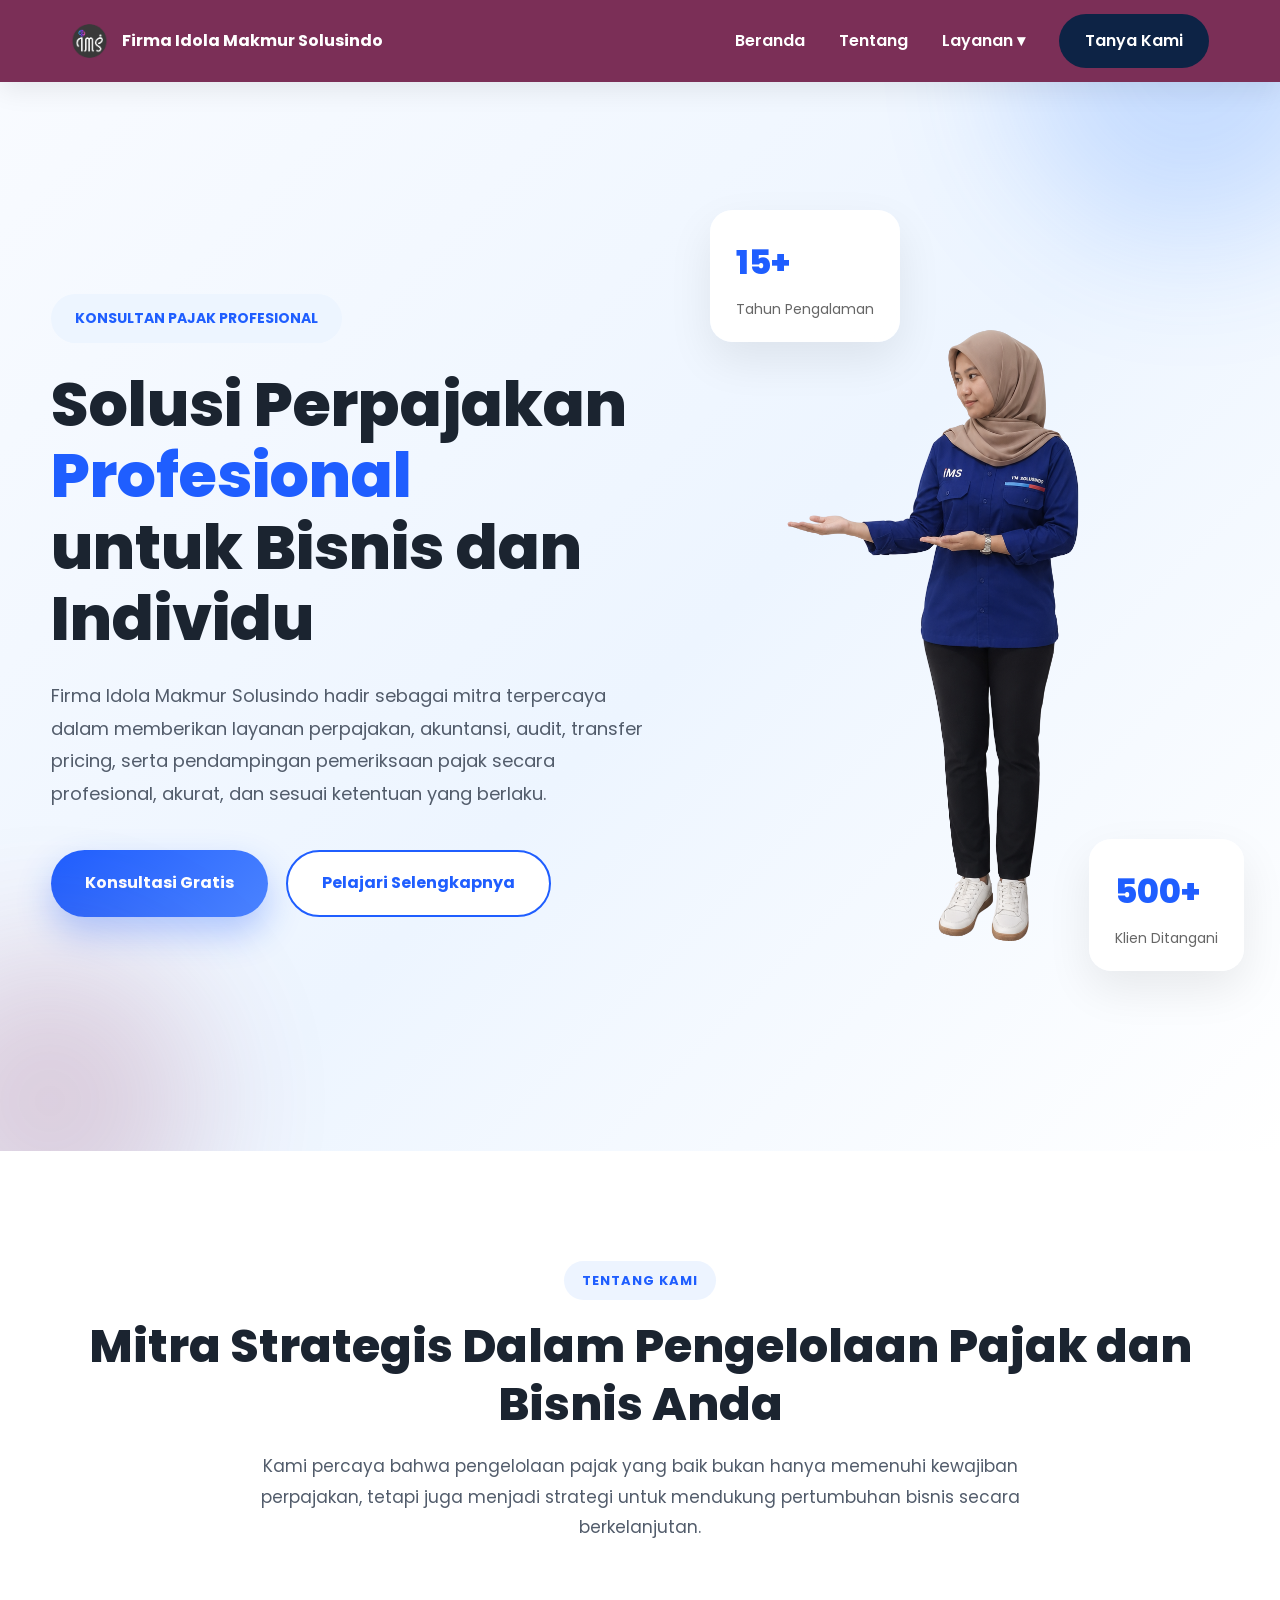
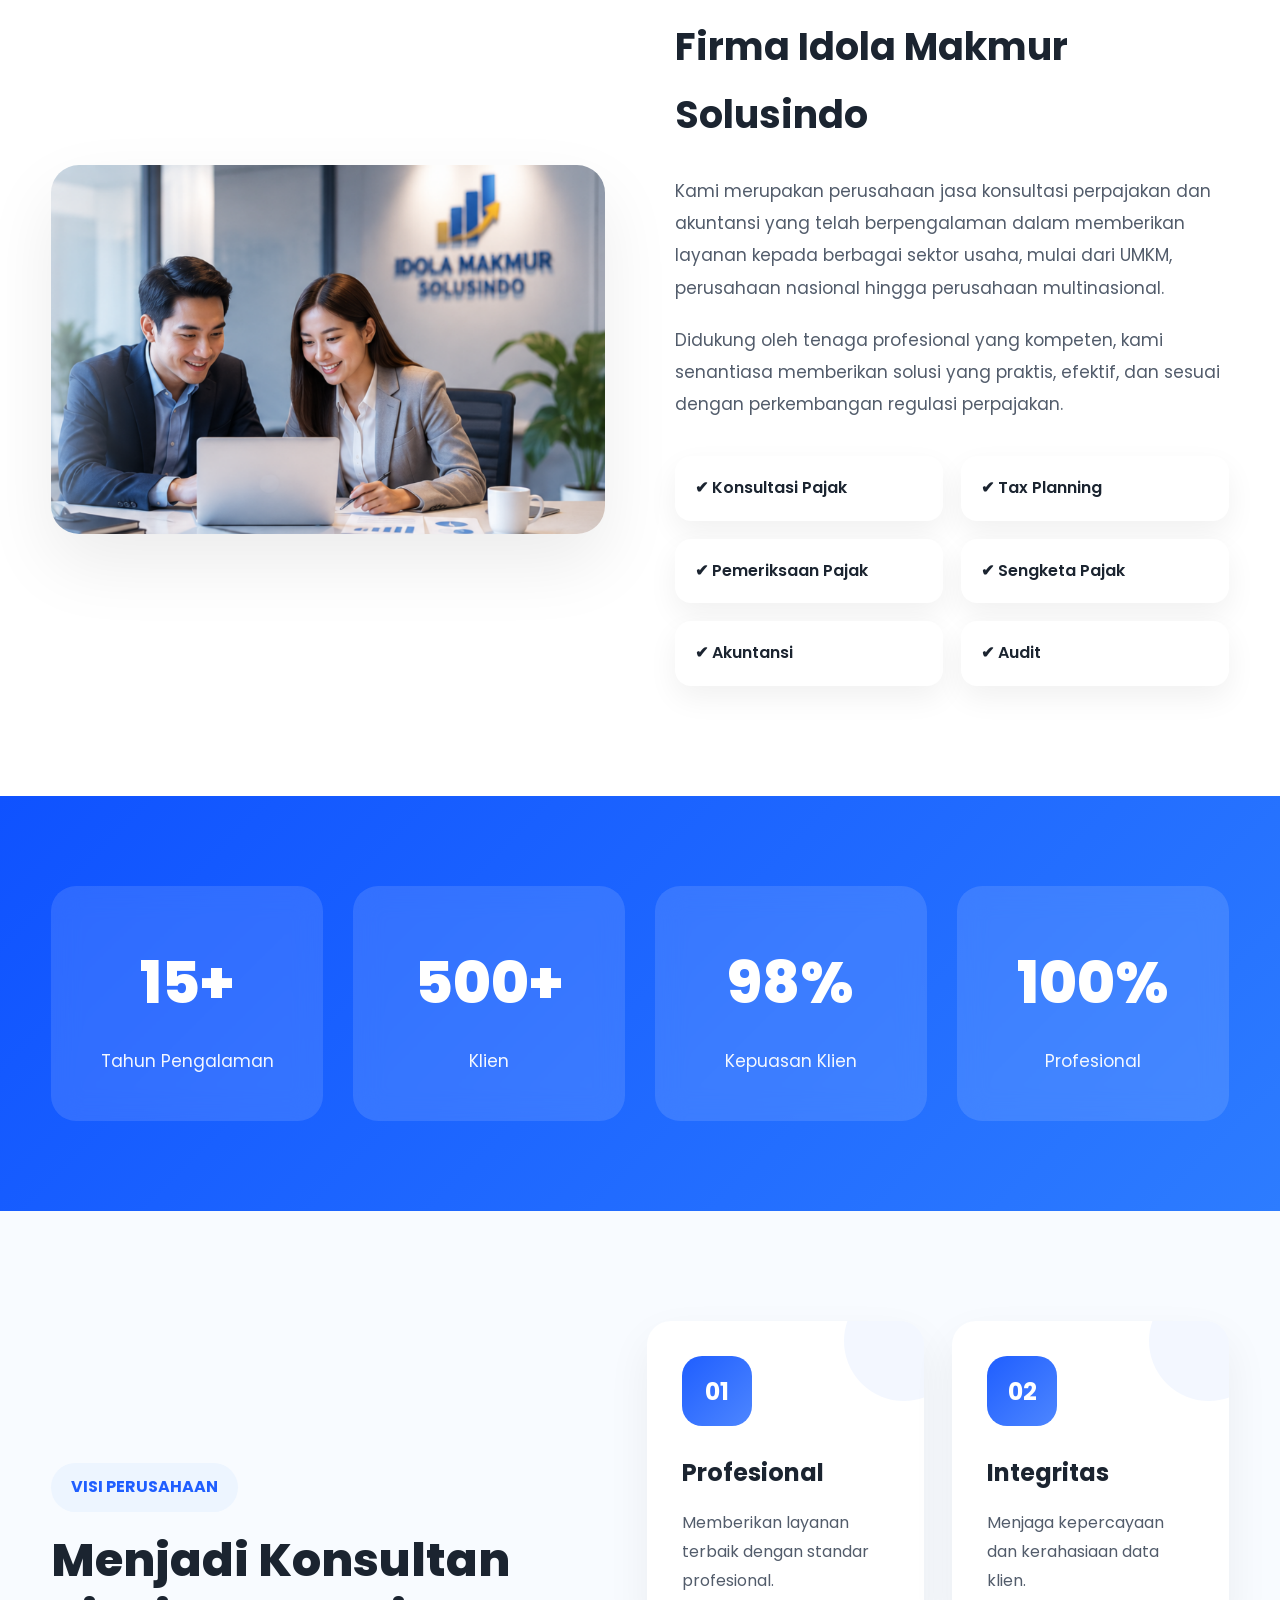
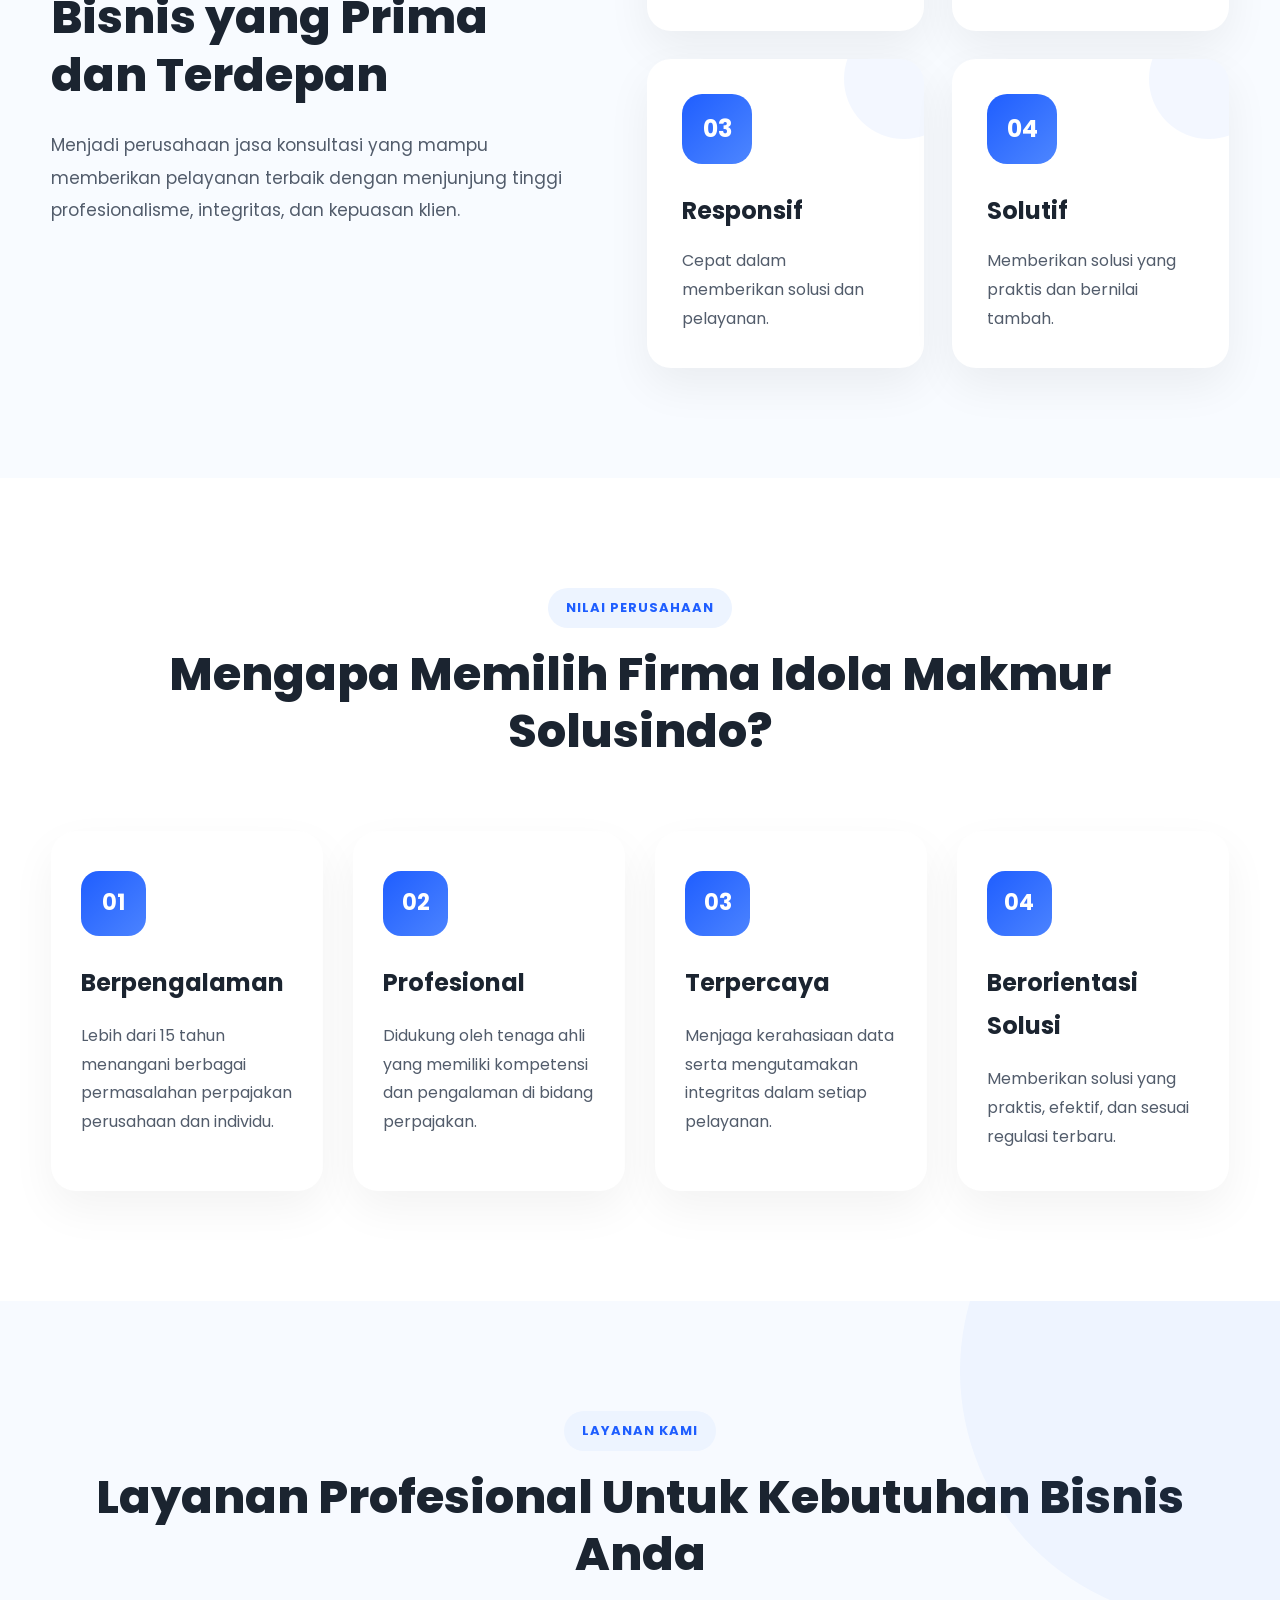
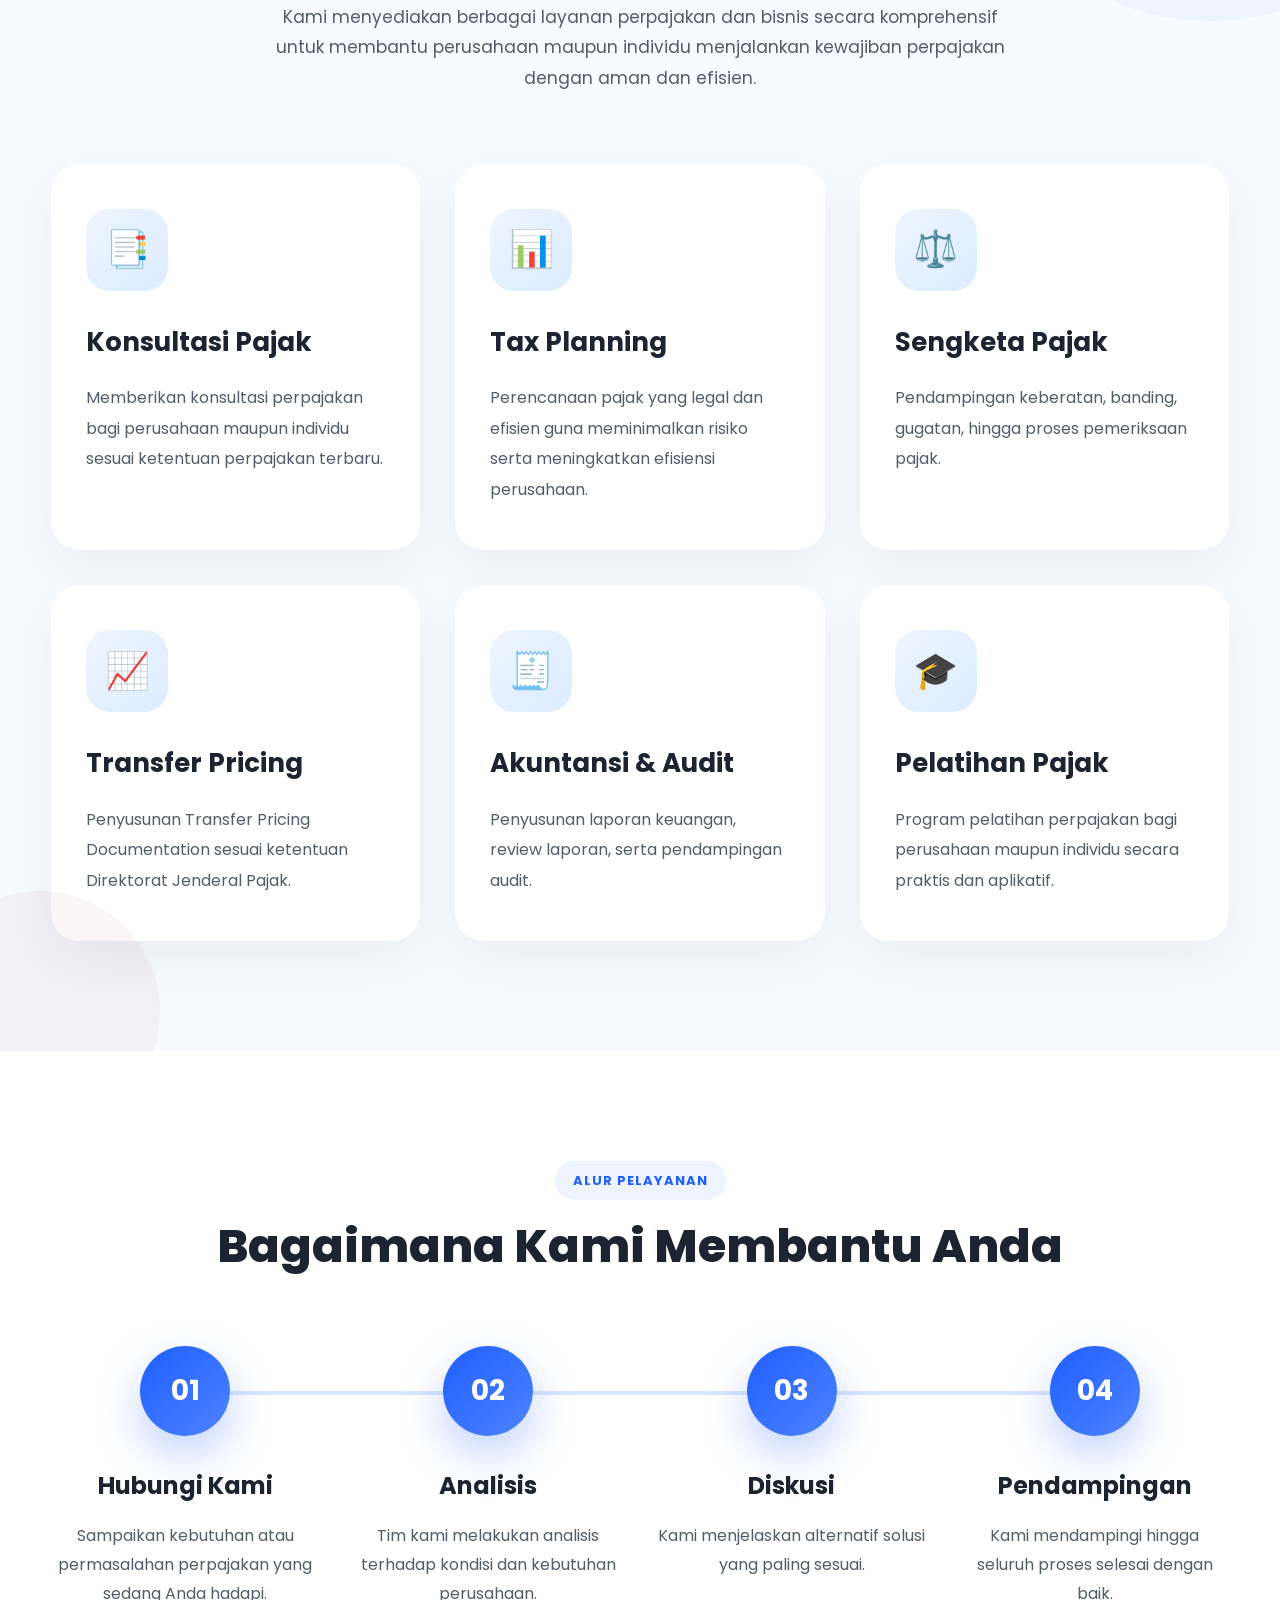
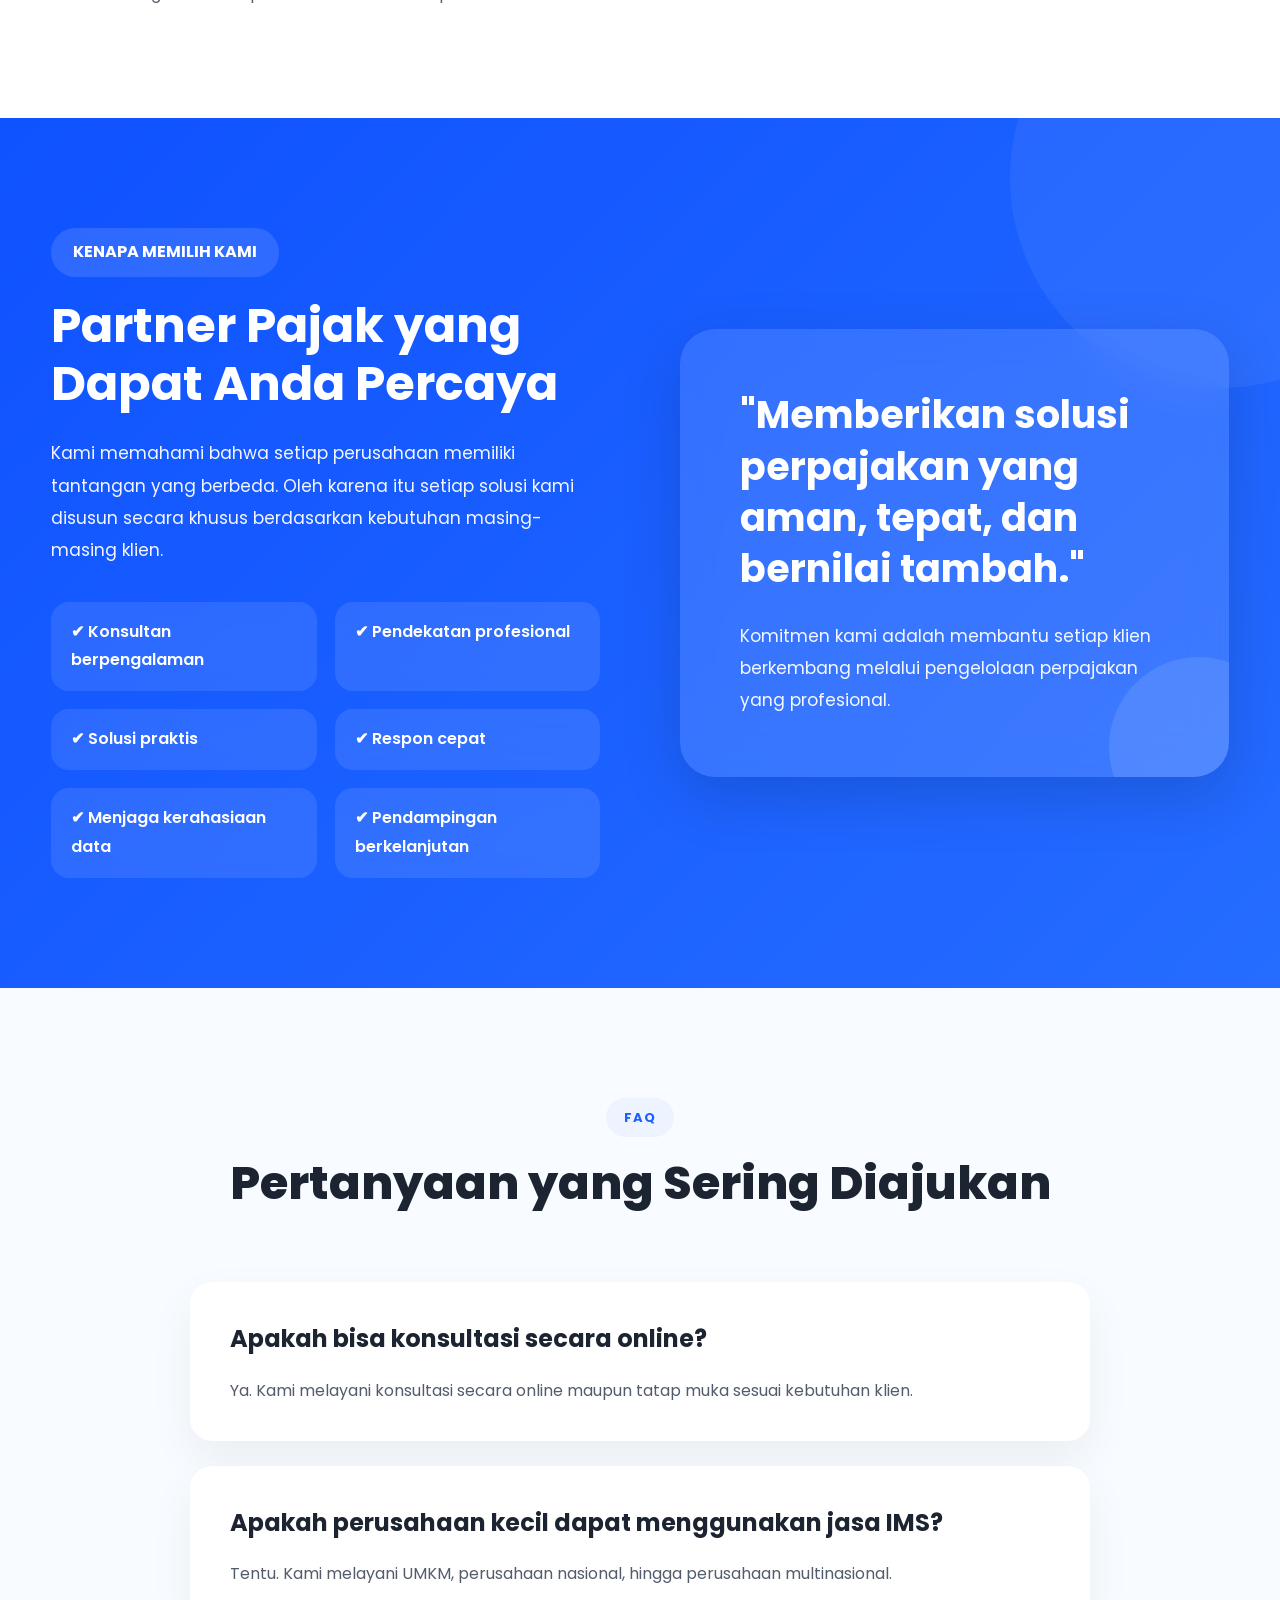
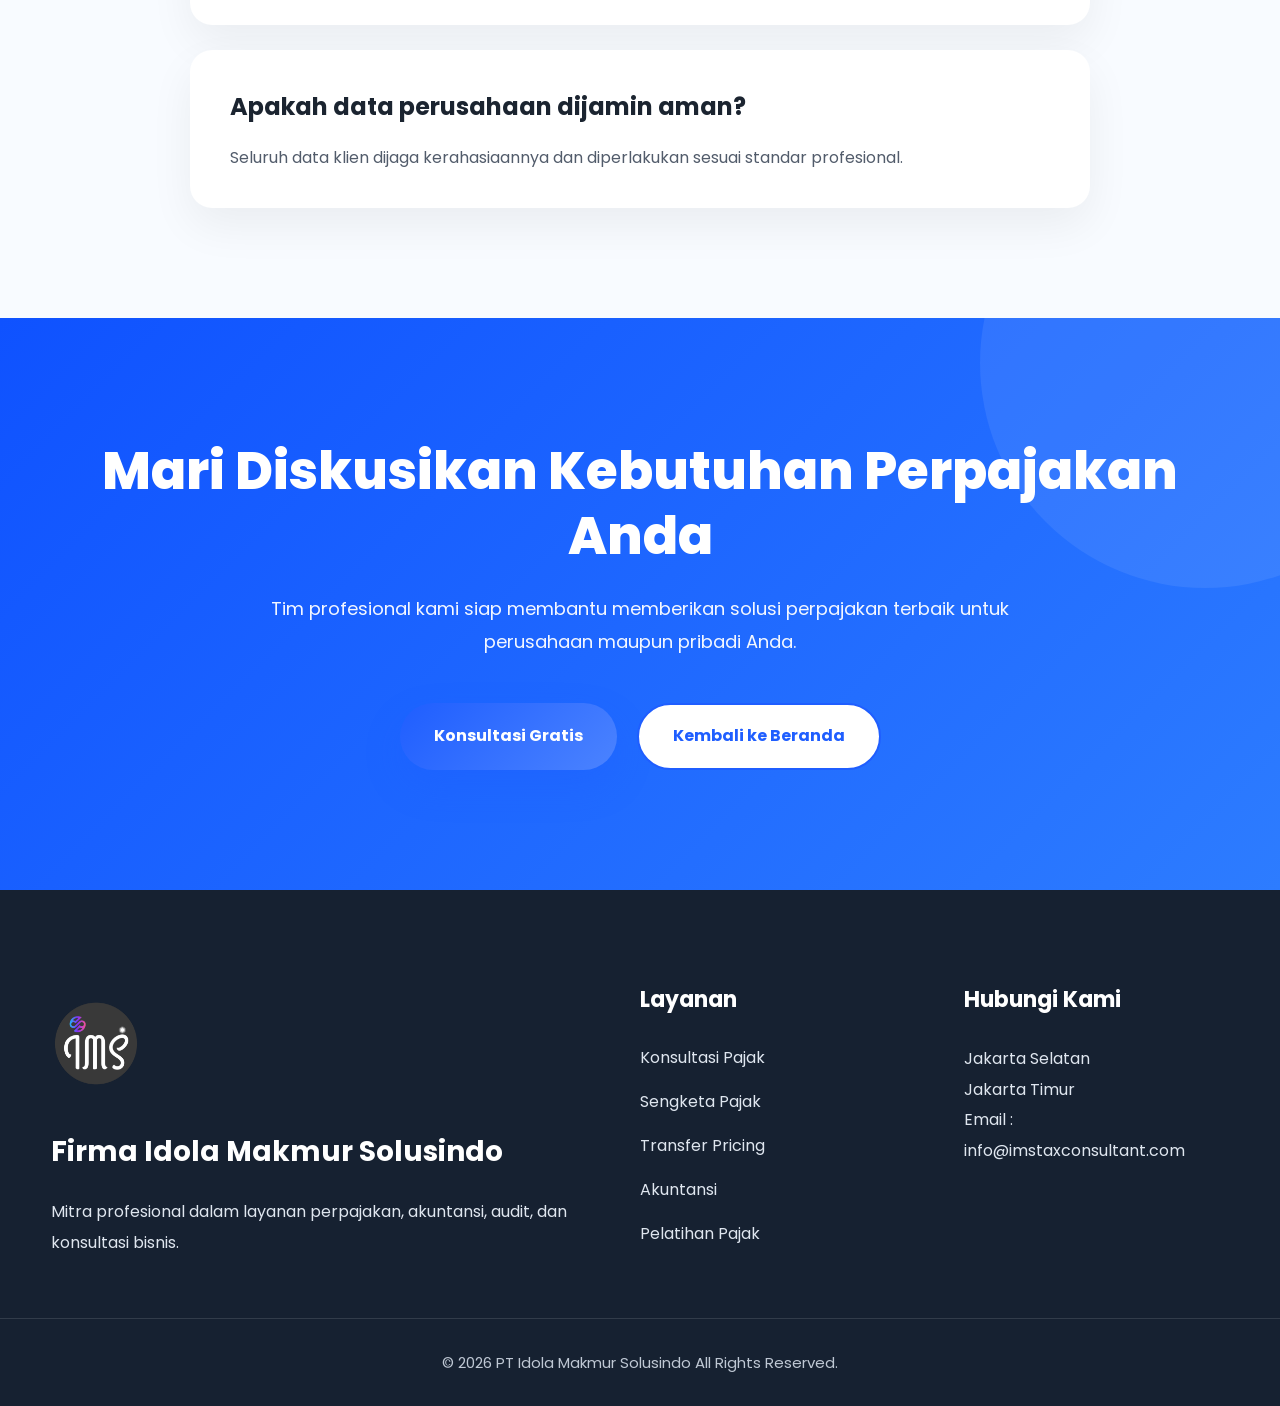
<file: pelajari.html>
<!DOCTYPE html>
<html lang="id">

<head>

<meta charset="UTF-8">
<meta name="viewport" content="width=device-width, initial-scale=1.0">

<title>Tentang Kami | Firma Idola Makmur Solusindo</title>

<meta name="description"
content="Firma Idola Makmur Solusindo merupakan konsultan pajak profesional yang memberikan solusi perpajakan, akuntansi, audit, transfer pricing, dan pendampingan perpajakan bagi perusahaan maupun individu.">

<link rel="stylesheet" href="pelajari.css">

<link href="https://fonts.googleapis.com/css2?family=Poppins:wght@300;400;500;600;700;800&display=swap" rel="stylesheet">

</head>

<body>

<!-- ================= HEADER ================= -->
<header>
  <div class="container nav">
    
    <div class="logo">
      <img src="assets/logofirma.png" alt="Logo IMS">
     <span class="logo-text">Firma Idola Makmur Solusindo</span>
    </div>
   <button id="menu-toggle" class="menu-toggle">☰</button>
    <nav id="menu">
  <a href="#">Beranda</a>
  <a href="tentang.html">Tentang</a>
<div class="dropdown">
 <button class="dropdown-toggle" type="button">
    Layanan ▾
  </button>

  <div class="dropdown-menu">
    <a href="konsultasi.html">Konsultasi Pajak</a>
    <a href="sengketa.html">Sengketa Pajak</a>
    <a href="akuntansi.html">Akuntansi & Audit</a>
    <a href="transfer.html">Transfer Pricing</a>
    <a href="pelatihan.html">Pelatihan Pajak</a>
  </div>

</div>
  <a href="tanyakami.html" class="nav-cta">Tanya Kami</a>
</nav>

  </div>
</header>

<div class="nav-overlay"></div>

<!-- ===========================================
HERO
============================================ -->

<section class="hero">
<div class="hero-shape hero-shape1"></div>
<div class="hero-shape hero-shape2"></div>

<div class="container hero-grid">
<div class="hero-content">
<div class="hero-badge">

KONSULTAN PAJAK PROFESIONAL

</div>

<h1>

Solusi Perpajakan
<span>Profesional</span>

untuk Bisnis
dan Individu

</h1>

<p>
Firma Idola Makmur Solusindo hadir sebagai mitra terpercaya
dalam memberikan layanan perpajakan, akuntansi,
audit, transfer pricing, serta pendampingan pemeriksaan pajak
secara profesional, akurat, dan sesuai ketentuan yang berlaku.
</p>

<div class="hero-button">

<a href="tanyakami.html#form-pertanyaan" class="btn-primary">

Konsultasi Gratis

</a>

<a href="#tentang" class="btn-secondary">

Pelajari Selengkapnya

</a>

</div>

</div>

<div class="hero-image">

<img src="assets/pic5.png" alt="Konsultan Pajak">

<div class="floating-card card1">

<h3>15+</h3>

<p>Tahun Pengalaman</p>

</div>

<div class="floating-card card2">

<h3>500+</h3>

<p>Klien Ditangani</p>

</div>

</div>

</div>

</section>

<!-- ===========================================
ABOUT
============================================ -->

<section class="about" id="tentang">

<div class="container">

<div class="section-title">

<span>TENTANG KAMI</span>

<h2>

Mitra Strategis
Dalam Pengelolaan Pajak
dan Bisnis Anda

</h2>

<p>

Kami percaya bahwa pengelolaan pajak yang baik
bukan hanya memenuhi kewajiban perpajakan,
tetapi juga menjadi strategi untuk mendukung
pertumbuhan bisnis secara berkelanjutan.

</p>

</div>

<div class="about-grid">

<div class="about-image">

<img src="assets/pic4.png" alt="Tentang Kami">

</div>

<div class="about-content">

<h3>

Firma Idola Makmur Solusindo

</h3>

<p>
Kami merupakan perusahaan jasa konsultasi perpajakan
dan akuntansi yang telah berpengalaman dalam memberikan
layanan kepada berbagai sektor usaha, mulai dari
UMKM, perusahaan nasional hingga perusahaan multinasional.
</p>

<p>

Didukung oleh tenaga profesional yang kompeten,
kami senantiasa memberikan solusi yang praktis,
efektif, dan sesuai dengan perkembangan regulasi perpajakan.

</p>

<div class="about-list">

<div>

✔ Konsultasi Pajak

</div>

<div>

✔ Tax Planning

</div>

<div>

✔ Pemeriksaan Pajak

</div>

<div>

✔ Sengketa Pajak

</div>

<div>

✔ Akuntansi

</div>

<div>

✔ Audit

</div>

</div>

</div>

</div>

</div>

</section>

<!-- ===========================================
STATISTIC
============================================ -->

<section class="stats">

<div class="container">

<div class="stats-grid">

<div class="stat-box">

<h2>15+</h2>

<p>Tahun Pengalaman</p>

</div>

<div class="stat-box">

<h2>500+</h2>

<p>Klien</p>

</div>

<div class="stat-box">

<h2>98%</h2>

<p>Kepuasan Klien</p>

</div>

<div class="stat-box">

<h2>100%</h2>

<p>Profesional</p>

</div>

</div>

</div>

</section>

<!-- ===========================================
VISION
============================================ -->

<section class="vision" id="visi">

<div class="container vision-grid">

<div class="vision-left">

<span>

VISI PERUSAHAAN

</span>

<h2>

Menjadi Konsultan Bisnis

yang Prima dan Terdepan

</h2>

<p>

Menjadi perusahaan jasa konsultasi yang mampu
memberikan pelayanan terbaik dengan menjunjung tinggi
profesionalisme, integritas, dan kepuasan klien.

</p>

</div>

<div class="vision-right">

<div class="vision-card">

<div class="icon">

01

</div>

<h3>

Profesional

</h3>

<p>

Memberikan layanan terbaik
dengan standar profesional.

</p>

</div>

<div class="vision-card">

<div class="icon">

02

</div>

<h3>

Integritas

</h3>

<p>

Menjaga kepercayaan
dan kerahasiaan data klien.

</p>

</div>

<div class="vision-card">

<div class="icon">

03

</div>

<h3>

Responsif

</h3>

<p>

Cepat dalam memberikan
solusi dan pelayanan.

</p>

</div>

<div class="vision-card">

<div class="icon">

04

</div>

<h3>

Solutif

</h3>

<p>

Memberikan solusi yang
praktis dan bernilai tambah.

</p>

</div>

</div>

</div>

</section>

<!-- ===========================================
CORE VALUE
============================================ -->

<section class="core-value">

<div class="container">

<div class="section-title">

<span>NILAI PERUSAHAAN</span>

<h2>

Mengapa Memilih
Firma Idola Makmur Solusindo?

</h2>

</div>

<div class="core-grid">

<div class="core-card">

<div class="core-number">

01

</div>

<h3>

Berpengalaman

</h3>

<p>

Lebih dari 15 tahun menangani berbagai
permasalahan perpajakan perusahaan
dan individu.

</p>

</div>

<div class="core-card">

<div class="core-number">

02

</div>

<h3>

Profesional

</h3>

<p>

Didukung oleh tenaga ahli
yang memiliki kompetensi
dan pengalaman di bidang perpajakan.

</p>

</div>

<div class="core-card">

<div class="core-number">

03

</div>

<h3>

Terpercaya

</h3>

<p>

Menjaga kerahasiaan data
serta mengutamakan integritas
dalam setiap pelayanan.

</p>

</div>

<div class="core-card">

<div class="core-number">

04

</div>

<h3>

Berorientasi Solusi

</h3>

<p>

Memberikan solusi yang
praktis, efektif,
dan sesuai regulasi terbaru.

</p>

</div>

</div>

</div>

</section>

<!-- ===========================================
LAYANAN KAMI
============================================ -->

<section class="service-section" id="layanan">

<div class="container">

<div class="section-title">

<span>LAYANAN KAMI</span>

<h2>
Layanan Profesional
Untuk Kebutuhan Bisnis Anda
</h2>

<p>
Kami menyediakan berbagai layanan perpajakan dan bisnis secara komprehensif
untuk membantu perusahaan maupun individu menjalankan kewajiban perpajakan
dengan aman dan efisien.
</p>

</div>

<div class="service-grid">

<div class="service-card">

<div class="service-icon">
📑
</div>

<h3>Konsultasi Pajak</h3>

<p>
Memberikan konsultasi perpajakan bagi perusahaan maupun individu
sesuai ketentuan perpajakan terbaru.
</p>

</div>

<div class="service-card">

<div class="service-icon">
📊
</div>

<h3>Tax Planning</h3>

<p>
Perencanaan pajak yang legal dan efisien guna meminimalkan risiko
serta meningkatkan efisiensi perusahaan.
</p>

</div>

<div class="service-card">

<div class="service-icon">
⚖️
</div>

<h3>Sengketa Pajak</h3>

<p>
Pendampingan keberatan, banding, gugatan,
hingga proses pemeriksaan pajak.

</p>

</div>

<div class="service-card">

<div class="service-icon">
📈
</div>

<h3>Transfer Pricing</h3>

<p>
Penyusunan Transfer Pricing Documentation
sesuai ketentuan Direktorat Jenderal Pajak.

</p>

</div>

<div class="service-card">

<div class="service-icon">
🧾
</div>

<h3>Akuntansi & Audit</h3>

<p>

Penyusunan laporan keuangan,
review laporan,
serta pendampingan audit.

</p>

</div>

<div class="service-card">

<div class="service-icon">
🎓
</div>

<h3>Pelatihan Pajak</h3>

<p>

Program pelatihan perpajakan
bagi perusahaan maupun individu
secara praktis dan aplikatif.

</p>

</div>

</div>

</div>

</section>

<!-- ===========================================
WORK PROCESS
============================================ -->

<section class="process-section">

<div class="container">

<div class="section-title">

<span>ALUR PELAYANAN</span>

<h2>

Bagaimana Kami
Membantu Anda

</h2>

</div>

<div class="timeline">

<div class="timeline-item">

<div class="timeline-number">
01
</div>

<h3>
Hubungi Kami
</h3>

<p>

Sampaikan kebutuhan
atau permasalahan perpajakan
yang sedang Anda hadapi.

</p>

</div>

<div class="timeline-item">

<div class="timeline-number">
02
</div>

<h3>
Analisis
</h3>

<p>

Tim kami melakukan
analisis terhadap kondisi
dan kebutuhan perusahaan.

</p>

</div>

<div class="timeline-item">

<div class="timeline-number">
03
</div>

<h3>
Diskusi
</h3>

<p>

Kami menjelaskan
alternatif solusi
yang paling sesuai.

</p>

</div>

<div class="timeline-item">

<div class="timeline-number">
04
</div>

<h3>
Pendampingan
</h3>

<p>

Kami mendampingi
hingga seluruh proses
selesai dengan baik.

</p>

</div>

</div>

</div>

</section>

<!-- ===========================================
WHY CHOOSE US
============================================ -->

<section class="choose-section">

<div class="container choose-grid">

<div class="choose-left">

<span class="mini-title">

KENAPA MEMILIH KAMI

</span>

<h2>

Partner Pajak
yang Dapat Anda Percaya

</h2>

<p>

Kami memahami bahwa setiap perusahaan memiliki tantangan yang berbeda.
Oleh karena itu setiap solusi kami disusun secara khusus
berdasarkan kebutuhan masing-masing klien.

</p>

<ul>

<li>✔ Konsultan berpengalaman</li>

<li>✔ Pendekatan profesional</li>

<li>✔ Solusi praktis</li>

<li>✔ Respon cepat</li>

<li>✔ Menjaga kerahasiaan data</li>

<li>✔ Pendampingan berkelanjutan</li>

</ul>

</div>

<div class="choose-right">

<div class="highlight-box">

<h2>

"Memberikan solusi perpajakan
yang aman, tepat,
dan bernilai tambah."

</h2>

<p>

Komitmen kami adalah membantu
setiap klien berkembang
melalui pengelolaan perpajakan
yang profesional.

</p>

</div>

</div>

</div>

</section>

<!-- ===========================================
FAQ
============================================ -->

<section class="faq-section">

<div class="container">

<div class="section-title">

<span>FAQ</span>

<h2>

Pertanyaan
yang Sering Diajukan

</h2>

</div>

<div class="faq-box">

<div class="faq-item">

<h3>

Apakah bisa konsultasi secara online?

</h3>

<p>

Ya.
Kami melayani konsultasi secara online
maupun tatap muka sesuai kebutuhan klien.

</p>

</div>

<div class="faq-item">

<h3>

Apakah perusahaan kecil dapat menggunakan jasa IMS?

</h3>

<p>

Tentu.
Kami melayani UMKM,
perusahaan nasional,
hingga perusahaan multinasional.

</p>

</div>

<div class="faq-item">

<h3>

Apakah data perusahaan dijamin aman?

</h3>

<p>

Seluruh data klien dijaga kerahasiaannya
dan diperlakukan sesuai standar profesional.

</p>

</div>

</div>

</div>

</section>

<!-- ===========================================
CTA
============================================ -->

<section class="cta-section" id="kontak">

<div class="container">

<div class="cta-box">

<h2>

Mari Diskusikan
Kebutuhan Perpajakan Anda

</h2>

<p>

Tim profesional kami siap membantu
memberikan solusi perpajakan terbaik
untuk perusahaan maupun pribadi Anda.

</p>

<div class="cta-buttons">

<a href="tanyakami.html#form-pertanyaan"
class="btn-primary">

Konsultasi Gratis

</a>

<a href="index.html"
class="btn-secondary">

Kembali ke Beranda

</a>

</div>

</div>

</div>

</section>

<!-- ===========================================
FOOTER
============================================ -->
<footer class="footer">
<div class="container footer-grid">
<div>
<img src="assets/logofirma.png"
class="footer-logo"
alt="IMS">

<h3>
Firma Idola Makmur Solusindo
</h3>

<p>

Mitra profesional dalam layanan
perpajakan, akuntansi,
audit, dan konsultasi bisnis.

</p>

</div>

<div>

<h4>

Layanan

</h4>

<ul>

<li>Konsultasi Pajak</li>

<li>Sengketa Pajak</li>

<li>Transfer Pricing</li>

<li>Akuntansi</li>

<li>Pelatihan Pajak</li>

</ul>

</div>

<div>

<h4>

Hubungi Kami

</h4>

<p>

Jakarta Selatan

</p>

<p>

Jakarta Timur

</p>

<p>

Email :
info@imstaxconsultant.com

</p>

</div>

</div>

<div class="copyright">

© 2026 PT Idola Makmur Solusindo
All Rights Reserved.

</div>

</footer>

</body>

</html>
</file>
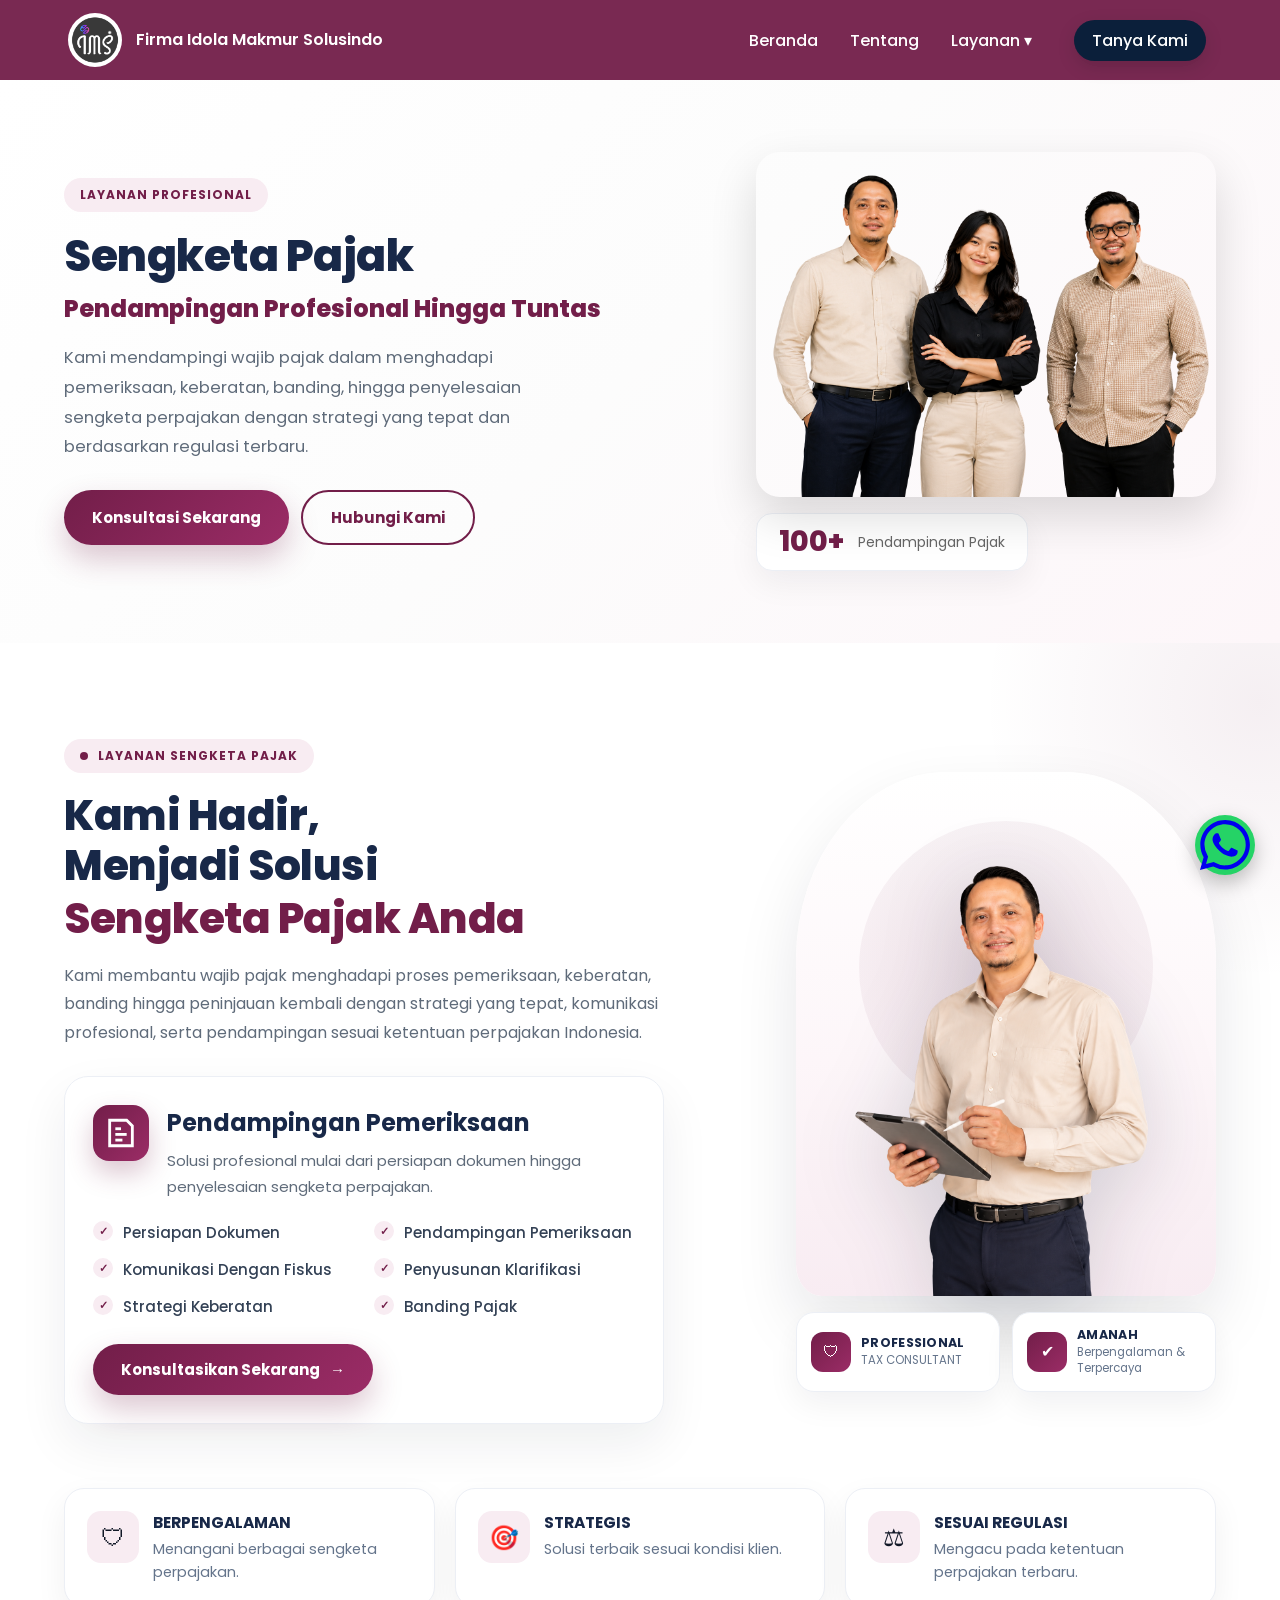
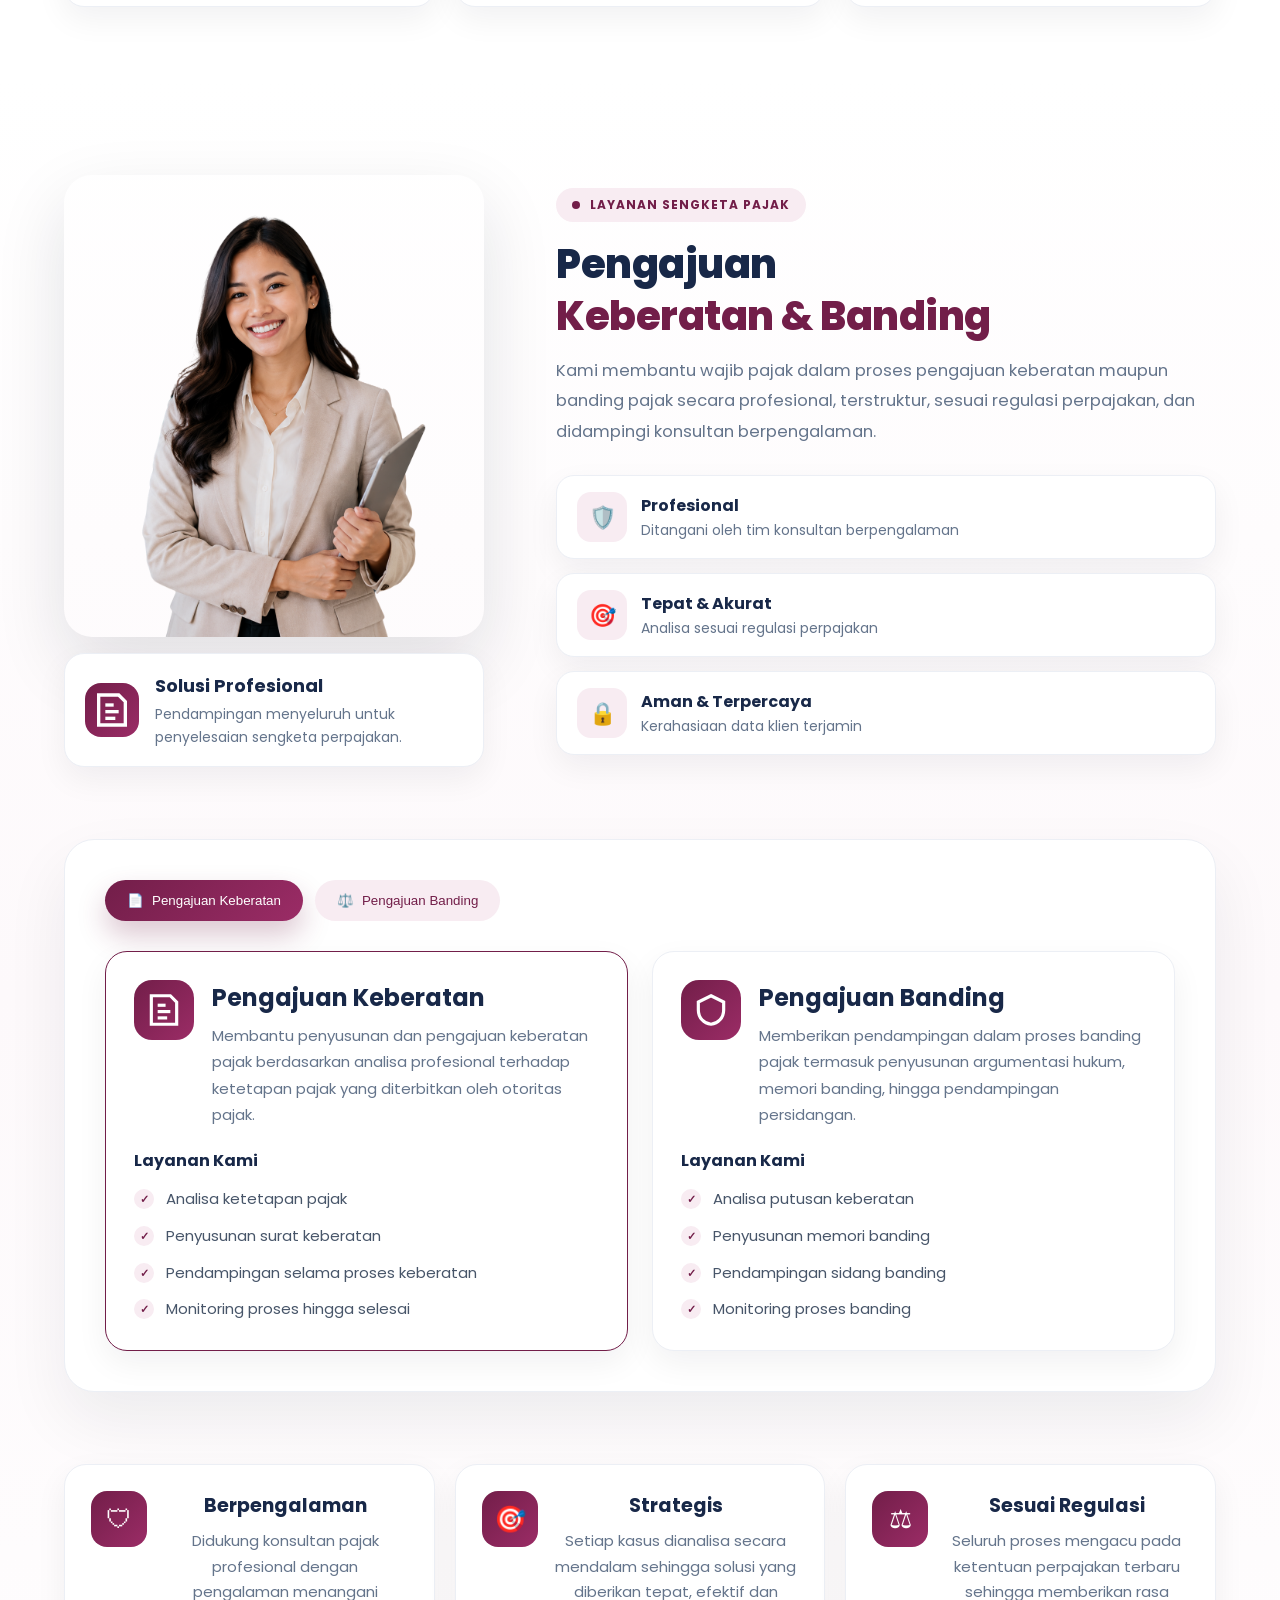
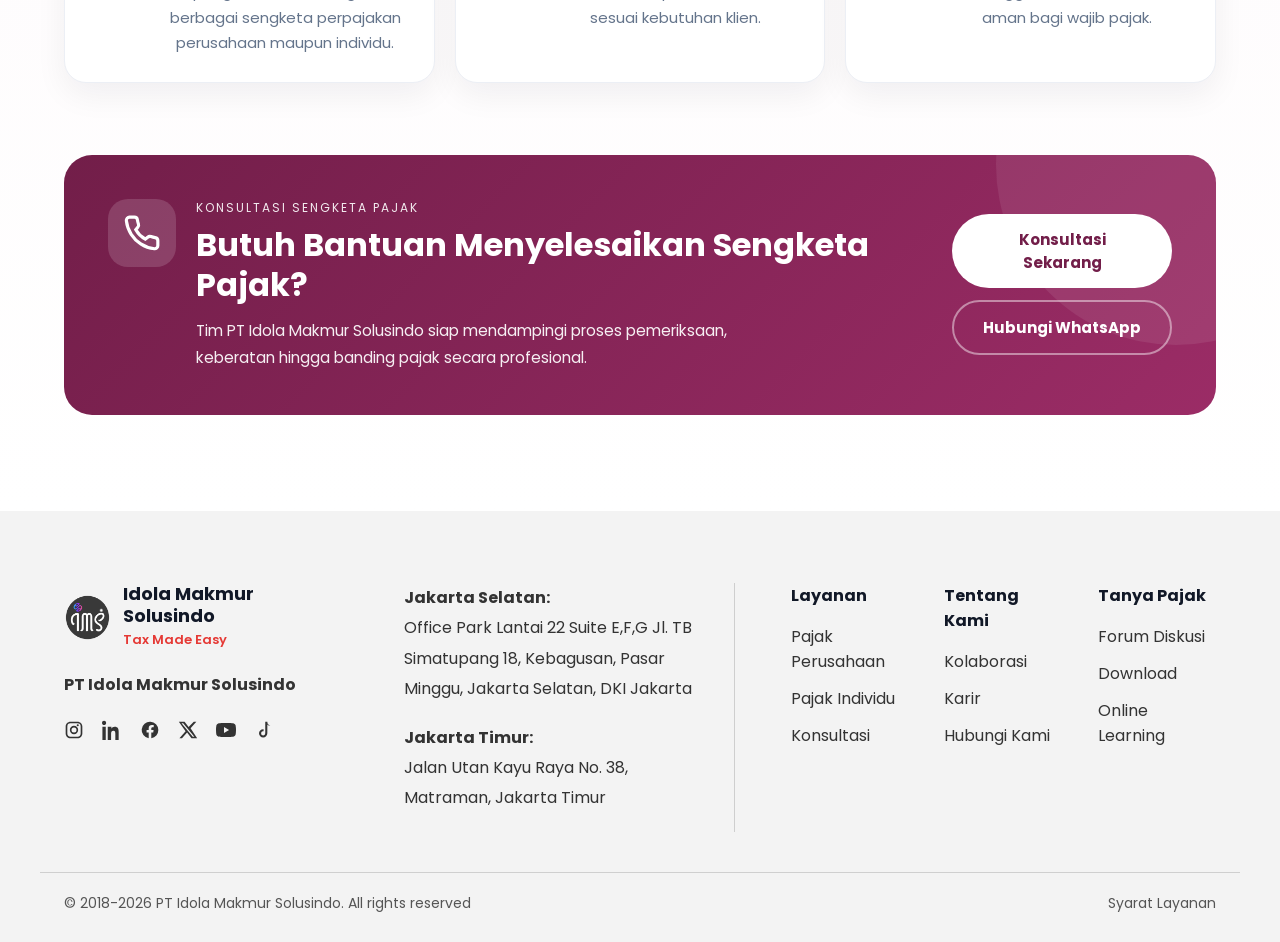
<file: sengketa.html>
<!DOCTYPE html>
<html lang="id">

<head>

<meta charset="UTF-8">
<meta name="viewport" content="width=device-width, initial-scale=1.0">

<title>Sengketa Pajak | PT Idola Makmur Solusindo</title>

<meta name="description" content="Layanan sengketa pajak meliputi pendampingan pemeriksaan, pengajuan keberatan, dan banding pajak bersama konsultan profesional IMS.">
<meta name="color-scheme" content="light only">
<meta name="theme-color" content="#721e49">

<link rel="preconnect" href="https://fonts.googleapis.com">
<link rel="preconnect" href="https://fonts.gstatic.com" crossorigin>
<link href="https://fonts.googleapis.com/css2?family=Poppins:wght@400;500;600;700;800&display=swap" rel="stylesheet">

<link rel="stylesheet" href="style.css">
<link rel="stylesheet" href="sengketa.css">
</head>


<body>


<!-- FLOATING WHATSAPP -->
<a href="https://wa.me/6282129811869" target="_blank" rel="noopener" class="wa-float" aria-label="Chat WhatsApp">
  <svg viewBox="0 0 24 24" fill="currentColor" aria-hidden="true">
    <path d="M12.04 2C6.58 2 2.13 6.45 2.13 11.91c0 1.75.46 3.45 1.32 4.95L2 22l5.25-1.38a9.9 9.9 0 0 0 4.79 1.22h.01c5.46 0 9.91-4.45 9.91-9.91 0-2.65-1.03-5.14-2.9-7.01A9.82 9.82 0 0 0 12.04 2zm0 18.15h-.01a8.2 8.2 0 0 1-4.19-1.15l-.3-.18-3.12.82.83-3.04-.2-.31a8.18 8.18 0 0 1-1.26-4.38c0-4.54 3.7-8.24 8.25-8.24 2.2 0 4.27.86 5.83 2.42a8.19 8.19 0 0 1 2.41 5.83c0 4.54-3.7 8.23-8.24 8.23zm4.52-6.17c-.25-.12-1.47-.72-1.69-.81-.23-.08-.39-.12-.56.13-.16.24-.64.8-.78.97-.14.16-.29.18-.54.06-.25-.12-1.05-.39-1.99-1.23-.74-.66-1.23-1.47-1.38-1.72-.14-.25-.01-.38.11-.5.11-.11.25-.29.37-.43.13-.15.17-.25.25-.41.08-.17.04-.31-.02-.43-.06-.12-.56-1.34-.76-1.84-.2-.48-.41-.42-.56-.43h-.48c-.17 0-.43.06-.66.31-.23.25-.86.85-.86 2.07 0 1.22.89 2.4 1.01 2.56.12.17 1.75 2.67 4.23 3.74.59.26 1.05.41 1.41.52.59.19 1.13.16 1.56.1.48-.07 1.47-.6 1.67-1.18.21-.58.21-1.08.15-1.18-.06-.11-.23-.17-.48-.29z"/>
  </svg>
</a>

<!-- ================= HEADER ================= -->
<header>

  <div class="container nav">

    <div class="logo">
      <img src="assets/logofirma.png" alt="Logo IMS">
      <span class="logo-text">Firma Idola Makmur Solusindo</span>
    </div>

    <button id="menu-toggle" class="menu-toggle" aria-label="Buka menu">☰</button>

    <nav id="menu">

      <a href="index.html">Beranda</a>
      <a href="tentang.html">Tentang</a>

      <div class="dropdown">

        <button class="dropdown-toggle" type="button">
          Layanan ▾
        </button>

        <div class="dropdown-menu">
          <a href="konsultasi.html">Konsultasi Pajak</a>
          <a href="sengketa.html">Sengketa Pajak</a>
          <a href="akuntansi.html">Akuntansi &amp; Audit</a>
          <a href="transfer.html">Transfer Pricing</a>
          <a href="pelatihan.html">Pelatihan Pajak</a>
        </div>

      </div>

      <a href="tanyakami.html" class="nav-cta">Tanya Kami</a>

    </nav>

  </div>

</header>

<div class="nav-overlay"></div>

<main id="main">

<!-- ================= HERO PAGE ================= -->
<section class="page-hero">
  <div class="container hero-grid">

    <div class="hero-content">

      <span class="hero-badge">LAYANAN PROFESIONAL</span>

      <h1>
        Sengketa Pajak
        <span>Pendampingan Profesional Hingga Tuntas</span>
      </h1>

      <p>
        Kami mendampingi wajib pajak dalam menghadapi pemeriksaan,
        keberatan, banding, hingga penyelesaian sengketa perpajakan
        dengan strategi yang tepat dan berdasarkan regulasi terbaru.
      </p>

      <div class="hero-buttons">
        <a href="tanyakami.html" class="hero-btn">Konsultasi Sekarang</a>
        <a href="https://wa.me/6282129811869" class="hero-btn-outline">Hubungi Kami</a>
      </div>

    </div>

    <div class="hero-image">
      <img src="assets/sengketa-1.png" alt="Sengketa Pajak">

      <div class="hero-card">
        <strong>100+</strong>
        <span>Pendampingan Pajak</span>
      </div>
    </div>

  </div>
</section>

<!-- ================= PREMIUM ================= -->
<section class="sengketa-premium">
  <div class="container">

    <div class="premium-grid">

      <!-- LEFT -->
      <div class="premium-left">

        <span class="premium-badge">LAYANAN SENGKETA PAJAK</span>

        <h2 class="premium-title">
          Kami Hadir,<br>
          Menjadi Solusi
          <span>Sengketa Pajak Anda</span>
        </h2>

        <p class="premium-desc">
          Kami membantu wajib pajak menghadapi proses
          pemeriksaan, keberatan, banding hingga
          peninjauan kembali dengan strategi yang tepat,
          komunikasi profesional, serta pendampingan
          sesuai ketentuan perpajakan Indonesia.
        </p>

        <div class="premium-service">

          <div class="service-top">
            <div class="ps-icon">
              <svg width="34" height="34" fill="none" stroke="currentColor" stroke-width="2" viewBox="0 0 24 24">
                <path d="M8 3h8l4 4v14H4V3h4z"/>
                <path d="M8 13h8"/>
                <path d="M8 17h5"/>
                <path d="M8 9h4"/>
              </svg>
            </div>

            <div>
              <h3>Pendampingan Pemeriksaan</h3>
              <p>Solusi profesional mulai dari persiapan dokumen hingga penyelesaian sengketa perpajakan.</p>
            </div>
          </div>

          <div class="ps-list">
            <div>Persiapan Dokumen</div>
            <div>Pendampingan Pemeriksaan</div>
            <div>Komunikasi Dengan Fiskus</div>
            <div>Penyusunan Klarifikasi</div>
            <div>Strategi Keberatan</div>
            <div>Banding Pajak</div>
          </div>

          <a href="tanyakami.html" class="premium-btn">
            Konsultasikan Sekarang
            <span>→</span>
          </a>

        </div>

      </div>

      <!-- RIGHT -->
      <div class="premium-right">
        <div class="arch-wrapper">

          <div class="arch-bg"></div>
          <div class="circle-accent"></div>

          <img src="assets/sengketa-2.png" alt="Pendampingan Sengketa Pajak" class="premium-photo" loading="lazy">

          <div class="floating-card card-left">
            <div class="floating-icon">🛡</div>
            <div>
              <strong>PROFESSIONAL</strong>
              <span>TAX CONSULTANT</span>
            </div>
          </div>

          <div class="floating-card card-right">
            <div class="floating-icon">✔</div>
            <div>
              <strong>AMANAH</strong>
              <span>Berpengalaman &amp; Terpercaya</span>
            </div>
          </div>

        </div>
      </div>

    </div>

    <!-- BOTTOM INFO -->
    <div class="premium-features">

      <div class="feature-item">
        <div class="feature-circle">🛡</div>
        <div>
          <strong>BERPENGALAMAN</strong>
          <p>Menangani berbagai sengketa perpajakan.</p>
        </div>
      </div>

      <div class="feature-item">
        <div class="feature-circle">🎯</div>
        <div>
          <strong>STRATEGIS</strong>
          <p>Solusi terbaik sesuai kondisi klien.</p>
        </div>
      </div>

      <div class="feature-item">
        <div class="feature-circle">⚖</div>
        <div>
          <strong>SESUAI REGULASI</strong>
          <p>Mengacu pada ketentuan perpajakan terbaru.</p>
        </div>
      </div>

    </div>

  </div>
</section>

<!-- ================= SHOWCASE KEBERATAN & BANDING ================= -->
<section class="sengketa-showcase">
  <div class="container">

    <!-- TOP AREA -->
    <div class="showcase-top">

      <div class="showcase-photo">

        <div class="photo-frame">
          <img src="assets/sengketa-3.png" alt="Pengajuan Keberatan" loading="lazy">
        </div>

        <div class="photo-card">
          <div class="photo-icon">
            <svg width="40" height="40" fill="none" stroke="currentColor" stroke-width="2" viewBox="0 0 24 24">
              <path d="M8 3h8l4 4v14H4V3h4z"/>
              <path d="M8 9h5"/>
              <path d="M8 13h8"/>
              <path d="M8 17h6"/>
            </svg>
          </div>
          <div>
            <h4>Solusi Profesional</h4>
            <p>Pendampingan menyeluruh untuk penyelesaian sengketa perpajakan.</p>
          </div>
        </div>

      </div>

      <div class="showcase-content">

        <span class="showcase-label">LAYANAN SENGKETA PAJAK</span>

        <h2>
          Pengajuan
          <span>Keberatan &amp; Banding</span>
        </h2>

        <p class="showcase-desc">
          Kami membantu wajib pajak dalam proses
          pengajuan keberatan maupun banding pajak
          secara profesional, terstruktur,
          sesuai regulasi perpajakan,
          dan didampingi konsultan berpengalaman.
        </p>

        <div class="mini-feature-wrap">

          <div class="mini-feature">
            <div class="mini-icon">🛡️</div>
            <div>
              <strong>Profesional</strong>
              <span>Ditangani oleh tim konsultan berpengalaman</span>
            </div>
          </div>

          <div class="mini-feature">
            <div class="mini-icon">🎯</div>
            <div>
              <strong>Tepat &amp; Akurat</strong>
              <span>Analisa sesuai regulasi perpajakan</span>
            </div>
          </div>

          <div class="mini-feature">
            <div class="mini-icon">🔒</div>
            <div>
              <strong>Aman &amp; Terpercaya</strong>
              <span>Kerahasiaan data klien terjamin</span>
            </div>
          </div>

        </div>

      </div>

    </div>

    <!-- CARD BESAR -->
    <div class="showcase-box">

      <div class="showcase-tabs">
        <button class="show-tab active" type="button" data-target="svc-keberatan"><span>📄</span> Pengajuan Keberatan</button>
        <button class="show-tab" type="button" data-target="svc-banding"><span>⚖️</span> Pengajuan Banding</button>
      </div>

      <div class="showcase-services">

        <div class="showcase-service is-active" id="svc-keberatan">
          <div class="service-header">
            <div class="service-icon">
              <svg width="38" height="38" fill="none" stroke="currentColor" stroke-width="2" viewBox="0 0 24 24">
                <path d="M8 3h8l4 4v14H4V3h4z"/>
                <path d="M8 9h5"/>
                <path d="M8 13h8"/>
                <path d="M8 17h6"/>
              </svg>
            </div>
            <div>
              <h3>Pengajuan Keberatan</h3>
              <p>Membantu penyusunan dan pengajuan keberatan pajak berdasarkan analisa profesional terhadap ketetapan pajak yang diterbitkan oleh otoritas pajak.</p>
            </div>
          </div>

          <div class="service-title">Layanan Kami</div>
          <ul class="service-list">
            <li>Analisa ketetapan pajak</li>
            <li>Penyusunan surat keberatan</li>
            <li>Pendampingan selama proses keberatan</li>
            <li>Monitoring proses hingga selesai</li>
          </ul>
        </div>

        <div class="showcase-service" id="svc-banding">
          <div class="service-header">
            <div class="service-icon">
              <svg width="38" height="38" fill="none" stroke="currentColor" stroke-width="2" viewBox="0 0 24 24">
                <path d="M12 3l8 4v5c0 5-3.5 8.5-8 9-4.5-.5-8-4-8-9V7l8-4z"/>
              </svg>
            </div>
            <div>
              <h3>Pengajuan Banding</h3>
              <p>Memberikan pendampingan dalam proses banding pajak termasuk penyusunan argumentasi hukum, memori banding, hingga pendampingan persidangan.</p>
            </div>
          </div>

          <div class="service-title">Layanan Kami</div>
          <ul class="service-list">
            <li>Analisa putusan keberatan</li>
            <li>Penyusunan memori banding</li>
            <li>Pendampingan sidang banding</li>
            <li>Monitoring proses banding</li>
          </ul>
        </div>

      </div>
    </div>

    <!-- BENEFIT -->
    <div class="showcase-benefits">

      <div class="benefit-card">
        <div class="benefit-icon">🛡</div>
        <div class="benefit-content">
          <h3>Berpengalaman</h3>
          <p>Didukung konsultan pajak profesional dengan pengalaman menangani berbagai sengketa perpajakan perusahaan maupun individu.</p>
        </div>
      </div>

      <div class="benefit-card">
        <div class="benefit-icon">🎯</div>
        <div class="benefit-content">
          <h3>Strategis</h3>
          <p>Setiap kasus dianalisa secara mendalam sehingga solusi yang diberikan tepat, efektif dan sesuai kebutuhan klien.</p>
        </div>
      </div>

      <div class="benefit-card">
        <div class="benefit-icon">⚖</div>
        <div class="benefit-content">
          <h3>Sesuai Regulasi</h3>
          <p>Seluruh proses mengacu pada ketentuan perpajakan terbaru sehingga memberikan rasa aman bagi wajib pajak.</p>
        </div>
      </div>

    </div>

    <!-- CTA -->
    <div class="showcase-cta">

      <div class="cta-left">
        <div class="cta-icon">
          <svg width="38" height="38" fill="none" stroke="currentColor" stroke-width="2" viewBox="0 0 24 24">
            <path d="M22 16.92v3a2 2 0 0 1-2.18 2 19.86 19.86 0 0 1-8.63-3.07 19.5 19.5 0 0 1-6-6 19.86 19.86 0 0 1-3.07-8.67A2 2 0 0 1 4.11 2h3a2 2 0 0 1 2 1.72c.12.89.33 1.76.63 2.6a2 2 0 0 1-.45 2.11L8.09 9.91a16 16 0 0 0 6 6l1.48-1.2a2 2 0 0 1 2.11-.45c.84.3 1.71.51 2.6.63A2 2 0 0 1 22 16.92z"/>
          </svg>
        </div>

        <div>
          <span class="cta-small">Konsultasi Sengketa Pajak</span>
          <h2>Butuh Bantuan Menyelesaikan Sengketa Pajak?</h2>
          <p>Tim PT Idola Makmur Solusindo siap mendampingi proses pemeriksaan, keberatan hingga banding pajak secara profesional.</p>
        </div>
      </div>

      <div class="cta-right">
        <a href="tanyakami.html" class="cta-main-btn">Konsultasi Sekarang</a>
        <a href="https://wa.me/6282129811869" class="cta-outline-btn">Hubungi WhatsApp</a>
      </div>

    </div>

  </div>
</section>

</main>

<!-- ================= FOOTER ================= -->
<footer class="footer-modern">

  <div class="container footer-grid">

    <div class="footer-brand">
      <div class="footer-logo">
        <img src="assets/logofirma.png" alt="Logo">
        <div>
          <h3>Idola Makmur Solusindo</h3>
          <span>Tax Made Easy</span>
        </div>
      </div>

      <h4>PT Idola Makmur Solusindo</h4>

      <div class="socials">
        <a href="https://tr.ee/9Zqe-6UAyw" target="_blank" rel="noopener" aria-label="Instagram">
          <svg xmlns="http://www.w3.org/2000/svg" width="20" height="20" fill="currentColor" viewBox="0 0 24 24"><path d="M7.75 2C4.57 2 2 4.57 2 7.75v8.5C2 19.43 4.57 22 7.75 22h8.5C19.43 22 22 19.43 22 16.25v-8.5C22 4.57 19.43 2 16.25 2h-8.5zm0 2h8.5A3.75 3.75 0 0 1 20 7.75v8.5A3.75 3.75 0 0 1 16.25 20h-8.5A3.75 3.75 0 0 1 4 16.25v-8.5A3.75 3.75 0 0 1 7.75 4zm8.75 1a1.25 1.25 0 1 0 0 2.5A1.25 1.25 0 0 0 16.5 5zM12 7a5 5 0 1 0 0 10a5 5 0 0 0 0-10zm0 2a3 3 0 1 1 0 6a3 3 0 0 1 0-6z"/></svg>
        </a>
        <a href="https://tr.ee/jNnNIstRWU" target="_blank" rel="noopener" aria-label="LinkedIn">
          <svg xmlns="http://www.w3.org/2000/svg" width="20" height="20" fill="currentColor" viewBox="0 0 24 24"><path d="M4.98 3.5C4.98 4.88 3.86 6 2.48 6S0 4.88 0 3.5S1.12 1 2.48 1s2.5 1.12 2.5 2.5zM.5 8h4V24h-4V8zm7 0h3.8v2.2h.1c.53-1 1.84-2.2 3.8-2.2c4.06 0 4.8 2.67 4.8 6.14V24h-4v-7.1c0-1.7-.03-3.88-2.36-3.88c-2.37 0-2.74 1.85-2.74 3.76V24h-4V8z"/></svg>
        </a>
        <a href="https://tr.ee/PLvbKRprcy" target="_blank" rel="noopener" aria-label="Facebook">
          <svg xmlns="http://www.w3.org/2000/svg" width="20" height="20" fill="currentColor" viewBox="0 0 24 24"><path d="M22 12A10 10 0 1 0 10.44 21.88v-6.99H7.9V12h2.54V9.8c0-2.5 1.49-3.89 3.77-3.89c1.09 0 2.23.19 2.23.19v2.46h-1.26c-1.24 0-1.63.77-1.63 1.56V12h2.77l-.44 2.89h-2.33v6.99A10 10 0 0 0 22 12z"/></svg>
        </a>
        <a href="https://tr.ee/SqKLYy2mno" target="_blank" rel="noopener" aria-label="X">
          <svg xmlns="http://www.w3.org/2000/svg" width="20" height="20" fill="currentColor" viewBox="0 0 24 24"><path d="M18.9 2H22l-6.9 7.88L23 22h-6.8l-5.3-6.92L4.8 22H1.7l7.4-8.45L1 2h6.9l4.8 6.3L18.9 2zm-1.2 18h1.9L6.2 3.9H4.2L17.7 20z"/></svg>
        </a>
        <a href="https://tr.ee/SUY4Rzmbqt" target="_blank" rel="noopener" aria-label="YouTube">
          <svg xmlns="http://www.w3.org/2000/svg" width="20" height="20" fill="currentColor" viewBox="0 0 24 24"><path d="M23.5 6.2a3 3 0 0 0-2.1-2.1C19.5 3.5 12 3.5 12 3.5s-7.5 0-9.4.6A3 3 0 0 0 .5 6.2A31.7 31.7 0 0 0 0 12a31.7 31.7 0 0 0 .5 5.8a3 3 0 0 0 2.1 2.1c1.9.6 9.4.6 9.4.6s7.5 0 9.4-.6a3 3 0 0 0 2.1-2.1A31.7 31.7 0 0 0 24 12a31.7 31.7 0 0 0-.5-5.8zM9.6 15.5v-7l6.1 3.5l-6.1 3.5z"/></svg>
        </a>
        <a href="https://tr.ee/8Pi6Vyrb29" target="_blank" rel="noopener" aria-label="TikTok">
          <svg xmlns="http://www.w3.org/2000/svg" width="20" height="20" fill="currentColor" viewBox="0 0 24 24"><path d="M19.59 6.69A4.83 4.83 0 0 1 16 5.26V16a5 5 0 1 1-5-5c.17 0 .34.01.5.03v2.54a2.5 2.5 0 1 0 2 2.43V2h2.5a4.83 4.83 0 0 0 3.59 4.69v0z"/></svg>
        </a>
      </div>
    </div>

    <div class="footer-address">
      <p>
        <strong>Jakarta Selatan:</strong><br>
        Office Park Lantai 22 Suite E,F,G
        Jl. TB Simatupang 18, Kebagusan, Pasar Minggu, Jakarta Selatan, DKI Jakarta
      </p>

      <p>
        <strong>Jakarta Timur:</strong><br>
        Jalan Utan Kayu Raya No. 38, Matraman, Jakarta Timur
      </p>
    </div>

    <div class="footer-links">
      <div>
        <h4>Layanan</h4>
        <a href="konsultasi.html">Pajak Perusahaan</a>
        <a href="konsultasi.html">Pajak Individu</a>
        <a href="konsultasi.html">Konsultasi</a>
      </div>

      <div>
        <h4>Tentang Kami</h4>
        <a href="tentang.html">Kolaborasi</a>
        <a href="tentang.html">Karir</a>
        <a href="tanyakami.html">Hubungi Kami</a>
      </div>

      <div>
        <h4>Tanya Pajak</h4>
        <a href="tanyakami.html">Forum Diskusi</a>
        <a href="tanyakami.html">Download</a>
        <a href="pelatihan.html">Online Learning</a>
      </div>
    </div>

  </div>

  <div class="container footer-bottom">
    <span>© 2018-2026 PT Idola Makmur Solusindo. All rights reserved</span>
    <span>Syarat Layanan</span>
  </div>
</footer>

<!-- Tab Keberatan / Banding -->
<script>
document.querySelectorAll('.show-tab').forEach(function (tab) {
  tab.addEventListener('click', function () {
    document.querySelectorAll('.show-tab').forEach(function (t) { t.classList.remove('active'); });
    document.querySelectorAll('.showcase-service').forEach(function (s) { s.classList.remove('is-active'); });
    tab.classList.add('active');
    document.getElementById(tab.dataset.target).classList.add('is-active');
  });
});
</script>

<script src="script.js"></script>

</body>
</html>
</file>
<file: pelajari.css>
/* ===========================
GOOGLE STYLE
===========================*/

:root{

--primary:#1f5eff;
--primary-dark:#1448d6;

--secondary:#7c2248;

--gold:#d9a63a;

--dark:#1b2430;

--text:#525c6b;

--light:#f6f9fc;

--white:#ffffff;

--shadow:0 18px 45px rgba(0,0,0,.08);

--radius:24px;

--transition:.35s ease;

}

/*===========================
RESET
===========================*/

*{

margin:0;

padding:0;

box-sizing:border-box;

}

html{

scroll-behavior:smooth;

}

body{
font-family:'Poppins',sans-serif;
background:#ffffff;
color:var(--dark);
line-height:1.8;
overflow-x:hidden;

}

/*===========================
GLOBAL
===========================*/

img{
max-width:100%;
display:block;

}

a{

text-decoration:none;
transition:var(--transition);

}

ul{

list-style:none;

}

.container{
width:min(1180px,92%);
margin:auto;

}

section{

padding:110px 0;

position:relative;

}

.section-title{

text-align:center;

margin-bottom:70px;

}

.section-title span{

display:inline-block;

padding:8px 18px;

background:#edf4ff;

color:var(--primary);

font-weight:700;

font-size:13px;

border-radius:50px;

letter-spacing:1px;

margin-bottom:18px;

}

.section-title h2{

font-size:46px;

font-weight:800;

line-height:1.25;

margin-bottom:18px;

color:var(--dark);

}

.section-title p{

max-width:760px;

margin:auto;

color:var(--text);

font-size:17px;

}

/*==================================================
HEADER
==================================================*/

header{

position:fixed;
top:0;
left:0;

width:100%;
height:82px;

background:#7b2f57;

z-index:9999;

box-shadow:0 8px 25px rgba(0,0,0,.08);

}

.nav{

max-width:1200px;
height:82px;

margin:auto;

display:flex;
align-items:center;
justify-content:space-between;

padding:0 20px;

}

.logo{

display:flex;
align-items:center;
gap:14px;

flex-shrink:0;

}

.logo img{
height:52px;
    width:auto;
    display:block;

}

.logo-text{

font-size:16px;
font-weight:700;
color:#fff;
white-space:nowrap;

}

#menu{

display:flex;
align-items:center;
gap:34px;

margin-left:auto;

}

#menu>a{

color:#fff;
font-weight:600;
font-size:16px;

}

#menu>a:hover{

opacity:.85;

}

/* ================= DROPDOWN ================= */

.dropdown{

position:relative;

}

.dropdown-toggle{

display:flex;
align-items:center;

gap:6px;

background:none;
border:none;

color:#fff;

font-size:16px;
font-weight:600;

cursor:pointer;

font-family:inherit;

}

.dropdown-menu{

position:absolute;

top:46px;
left:0;

background:#fff;

min-width:240px;

border-radius:14px;

box-shadow:0 18px 45px rgba(0,0,0,.12);

padding:10px 0;

display:none;

}

.dropdown-menu a{

display:block;

padding:13px 22px;

color:#333;

font-size:15px;

}

.dropdown-menu a:hover{

background:#f5f7fb;

}

.dropdown:hover .dropdown-menu{

display:block;

}

/* ================= BUTTON ================= */

.nav-cta{

background:#0d2345;

padding:13px 26px;

border-radius:999px;

color:#fff !important;

font-weight:700;

}

.nav-cta:hover{

background:#173660;

}

/* ================= MENU BUTTON ================= */

.menu-toggle{

display:none;

background:none;

border:none;

color:#fff;

font-size:32px;

cursor:pointer;

}

/*===========================
HERO
===========================*/

.hero{

padding-top:180px;

padding-bottom:120px;

background:

linear-gradient(135deg,#f9fbff 0%,#edf5ff 55%,#ffffff 100%);

overflow:hidden;

}

.hero-grid{

display:grid;

grid-template-columns:1.1fr .9fr;

align-items:center;

gap:70px;

}

/*===========================
SHAPE
===========================*/

.hero-shape{

position:absolute;

border-radius:50%;

filter:blur(70px);

opacity:.20;

pointer-events:none;

}

.hero-shape1{

width:360px;

height:360px;

background:#2979ff;

top:-120px;

right:-90px;

}

.hero-shape2{

width:300px;

height:300px;

background:#8b2d59;

bottom:-100px;

left:-100px;

}

/*===========================
BADGE
===========================*/

.hero-badge{

display:inline-flex;

align-items:center;

gap:10px;

padding:12px 24px;

background:#edf5ff;

color:var(--primary);

border-radius:50px;

font-weight:700;

font-size:14px;

margin-bottom:26px;

}

/*===========================
TITLE
===========================*/

.hero-content h1{

font-size:62px;

font-weight:800;

line-height:1.15;

margin-bottom:26px;

color:var(--dark);

}

.hero-content h1 span{

display:block;

color:var(--primary);

}

.hero-content p{

font-size:18px;

color:var(--text);

margin-bottom:40px;

max-width:620px;

}

/*===========================
BUTTON
===========================*/

.hero-button{

display:flex;

gap:18px;

flex-wrap:wrap;

}

.btn-primary{

display:inline-flex;

align-items:center;

justify-content:center;

padding:17px 34px;

background:linear-gradient(135deg,var(--primary),#4b83ff);

color:#fff;

font-weight:700;

border-radius:60px;

box-shadow:0 16px 35px rgba(31,94,255,.30);

transition:var(--transition);

}

.btn-primary:hover{

transform:translateY(-5px);

box-shadow:0 24px 50px rgba(31,94,255,.38);

}

.btn-secondary{

display:inline-flex;

align-items:center;

justify-content:center;

padding:17px 34px;

border:2px solid var(--primary);

border-radius:60px;

color:var(--primary);

font-weight:700;

background:#fff;

transition:var(--transition);

}

.btn-secondary:hover{

background:var(--primary);

color:#fff;

transform:translateY(-5px);

}

/*===========================
HERO IMAGE
===========================*/

.hero-image{

position:relative;

display:flex;

justify-content:center;

align-items:center;

}

.hero-image img{

width:470px;

position:relative;

z-index:5;

animation:floatImage 6s ease-in-out infinite;

}

/*===========================
FLOATING CARD
===========================*/

.floating-card{

position:absolute;

background:rgba(255,255,255,.95);

backdrop-filter:blur(18px);

padding:22px 26px;

border-radius:22px;

box-shadow:var(--shadow);

z-index:20;

}

.floating-card h3{

font-size:34px;

color:var(--primary);

margin-bottom:6px;

font-weight:800;

}

.floating-card p{

font-size:14px;

color:#666;

line-height:1.5;

}

.card1{

top:30px;

left:-20px;

}

.card2{

right:-15px;

bottom:60px;

}

/*===========================
ANIMATION
===========================*/

@keyframes floatImage{

0%{

transform:translateY(0);

}

50%{

transform:translateY(-18px);

}

100%{

transform:translateY(0);

}

}

/*===========================
LAYOUT HELPER
===========================*/

.grid-2{

display:grid;

grid-template-columns:repeat(2,1fr);

gap:60px;

align-items:center;

}

.grid-3{

display:grid;

grid-template-columns:repeat(3,1fr);

gap:30px;

}

.grid-4{

display:grid;

grid-template-columns:repeat(4,1fr);

gap:30px;

}

/*==========================================================
PART 2
ABOUT • STATISTIC • VISION • CORE VALUE
==========================================================*/


/*==========================================================
ABOUT
==========================================================*/

.about{

background:#fff;

}

.about-grid{

display:grid;

grid-template-columns:1fr 1fr;

gap:70px;

align-items:center;

}

.about-image{

position:relative;

}

.about-image img{

width:100%;

border-radius:28px;

box-shadow:0 30px 70px rgba(0,0,0,.08);

transition:.45s;

}

.about-image:hover img{

transform:scale(1.02);

}

.about-content h3{

font-size:38px;

font-weight:700;

margin-bottom:25px;

color:var(--dark);

}

.about-content p{

font-size:17px;

color:var(--text);

margin-bottom:20px;

line-height:1.9;

}

/*==========================================================
ABOUT LIST
==========================================================*/

.about-list{

display:grid;

grid-template-columns:repeat(2,1fr);

gap:18px;

margin-top:35px;

}

.about-list div{

background:#ffffff;

padding:18px 20px;

border-radius:16px;

font-weight:600;

box-shadow:0 12px 30px rgba(0,0,0,.06);

transition:.35s;

}

.about-list div:hover{

background:var(--primary);

color:#fff;

transform:translateY(-5px);

}


/*==========================================================
STATISTIC
==========================================================*/

.stats{

background:linear-gradient(135deg,#0f52ff,#2d7cff);

padding:90px 0;

color:#fff;

}

.stats-grid{

display:grid;

grid-template-columns:repeat(4,1fr);

gap:30px;

}

.stat-box{

background:rgba(255,255,255,.12);

backdrop-filter:blur(14px);

border-radius:25px;

padding:45px 25px;

text-align:center;

transition:.4s;

}

.stat-box:hover{

transform:translateY(-10px);

background:rgba(255,255,255,.18);

}

.stat-box h2{

font-size:58px;

font-weight:800;

margin-bottom:10px;

}

.stat-box p{

font-size:17px;

opacity:.95;

}


/*==========================================================
VISION
==========================================================*/

.vision{

background:#f8fbff;

}

.vision-grid{

display:grid;

grid-template-columns:.95fr 1.05fr;

gap:70px;

align-items:center;

}

.vision-left span{

display:inline-block;

padding:10px 20px;

background:#edf5ff;

color:var(--primary);

font-weight:700;

border-radius:50px;

margin-bottom:20px;

}

.vision-left h2{

font-size:46px;

font-weight:800;

line-height:1.25;

margin-bottom:25px;

}

.vision-left p{

font-size:17px;

color:var(--text);

line-height:1.9;

}

/*==========================================================
VISION CARD
==========================================================*/

.vision-right{

display:grid;

grid-template-columns:repeat(2,1fr);

gap:28px;

}

.vision-card{

background:#fff;

padding:35px;

border-radius:24px;

box-shadow:0 18px 45px rgba(0,0,0,.06);

transition:.4s;

position:relative;

overflow:hidden;

}

.vision-card::before{

content:"";

position:absolute;

width:120px;

height:120px;

background:rgba(31,94,255,.05);

border-radius:50%;

top:-40px;

right:-40px;

}

.vision-card:hover{

transform:translateY(-8px);

box-shadow:0 25px 55px rgba(0,0,0,.10);

}

.vision-card .icon{

width:70px;

height:70px;

background:linear-gradient(135deg,var(--primary),#4d86ff);

border-radius:20px;

display:flex;

align-items:center;

justify-content:center;

color:#fff;

font-size:24px;

font-weight:700;

margin-bottom:25px;

}

.vision-card h3{

font-size:24px;

margin-bottom:15px;

}

.vision-card p{

font-size:16px;

color:var(--text);

line-height:1.8;

}


/*==========================================================
CORE VALUE
==========================================================*/

.core-value{

background:#fff;

}

.core-grid{

display:grid;

grid-template-columns:repeat(4,1fr);

gap:30px;

}

.core-card{

background:#ffffff;

border-radius:25px;

padding:40px 30px;

box-shadow:0 18px 45px rgba(0,0,0,.05);

transition:.35s;

position:relative;

overflow:hidden;

}

.core-card::after{

content:"";

position:absolute;

left:0;

bottom:0;

width:100%;

height:5px;

background:linear-gradient(90deg,var(--primary),#4b83ff);

transform:scaleX(0);

transform-origin:left;

transition:.4s;

}

.core-card:hover::after{

transform:scaleX(1);

}

.core-card:hover{

transform:translateY(-10px);

}

.core-number{

width:65px;

height:65px;

border-radius:18px;

background:linear-gradient(135deg,var(--primary),#4b83ff);

display:flex;

align-items:center;

justify-content:center;

font-size:22px;

font-weight:700;

color:#fff;

margin-bottom:25px;

}

.core-card h3{

font-size:24px;

margin-bottom:18px;

}

.core-card p{

font-size:16px;

color:var(--text);

line-height:1.8;

}


/*==========================================================
REVEAL EFFECT
==========================================================*/

.reveal{

opacity:0;

transform:translateY(40px);

transition:1s;

}

.reveal.active{

opacity:1;

transform:translateY(0);

}

/*==========================================================
PART 3
SERVICE • TIMELINE • WHY CHOOSE US
==========================================================*/


/*==========================================================
SERVICE SECTION
==========================================================*/

.service-section{

background:#f7faff;

position:relative;

overflow:hidden;

}

.service-section::before{

content:"";

position:absolute;

width:500px;

height:500px;

border-radius:50%;

background:rgba(31,94,255,.04);

top:-180px;

right:-180px;

}

.service-grid{

display:grid;

grid-template-columns:repeat(3,1fr);

gap:35px;

margin-top:60px;

}

.service-card{

background:#fff;

padding:45px 35px;

border-radius:28px;

box-shadow:0 18px 50px rgba(0,0,0,.06);

transition:.4s;

position:relative;

overflow:hidden;

}

.service-card::before{

content:"";

position:absolute;

left:0;

top:0;

width:100%;

height:6px;

background:linear-gradient(90deg,var(--primary),#64a2ff);

transform:scaleX(0);

transform-origin:left;

transition:.4s;

}

.service-card:hover::before{

transform:scaleX(1);

}

.service-card:hover{

transform:translateY(-12px);

box-shadow:0 28px 70px rgba(0,0,0,.10);

}

.service-icon{

width:82px;

height:82px;

border-radius:24px;

display:flex;

align-items:center;

justify-content:center;

font-size:36px;

background:linear-gradient(135deg,#eef5ff,#dcecff);

margin-bottom:28px;

transition:.35s;

}

.service-card:hover .service-icon{

background:linear-gradient(135deg,var(--primary),#4f86ff);

color:#fff;

transform:rotate(-8deg);

}

.service-card h3{

font-size:26px;

margin-bottom:18px;

color:var(--dark);

}

.service-card p{

font-size:16px;

line-height:1.9;

color:var(--text);

}


/*==========================================================
TIMELINE
==========================================================*/

.process-section{

background:#fff;

}

.timeline{

display:grid;

grid-template-columns:repeat(4,1fr);

gap:35px;

margin-top:70px;

position:relative;

}

.timeline::before{

content:"";

position:absolute;

left:12%;

right:12%;

top:45px;

height:4px;

background:#d9e6ff;

z-index:1;

}

.timeline-item{

position:relative;

z-index:5;

text-align:center;

}

.timeline-number{

width:90px;

height:90px;

margin:auto;

border-radius:50%;

background:linear-gradient(135deg,var(--primary),#4d84ff);

color:#fff;

display:flex;

align-items:center;

justify-content:center;

font-size:28px;

font-weight:700;

box-shadow:0 18px 45px rgba(31,94,255,.28);

margin-bottom:28px;

transition:.35s;

}

.timeline-item:hover .timeline-number{

transform:scale(1.08);

}

.timeline-item h3{

font-size:24px;

margin-bottom:15px;

}

.timeline-item p{

font-size:16px;

line-height:1.8;

color:var(--text);

}


/*==========================================================
WHY CHOOSE US
==========================================================*/

.choose-section{

background:linear-gradient(135deg,#0f52ff,#256cff);

color:#fff;

overflow:hidden;

position:relative;

}

.choose-section::before{

content:"";

position:absolute;

width:420px;

height:420px;

border-radius:50%;

background:rgba(255,255,255,.06);

right:-150px;

top:-150px;

}

.choose-grid{

display:grid;

grid-template-columns:1fr 1fr;

gap:80px;

align-items:center;

}

.mini-title{

display:inline-block;

padding:10px 22px;

border-radius:50px;

background:rgba(255,255,255,.12);

font-weight:700;

margin-bottom:20px;

}

.choose-left h2{
font-size:48px;
line-height:1.2;
margin-bottom:25px;

}

.choose-left p{
font-size:17px;
line-height:1.9;
opacity:.95;
margin-bottom:35px;

}

.choose-left ul{
display:grid;
grid-template-columns:repeat(2,1fr);
gap:18px;

}

.choose-left li{
padding:16px 20px;
background:rgba(255,255,255,.10);
border-radius:18px;
font-weight:600;
transition:.35s;
backdrop-filter:blur(12px);

}

.choose-left li:hover{
background:#fff;
color:var(--primary);
transform:translateX(8px);

}


/*==========================================================
HIGHLIGHT BOX
==========================================================*/

.highlight-box{
background:rgba(255,255,255,.12);
padding:60px;
border-radius:35px;
backdrop-filter:blur(18px);
box-shadow:0 20px 60px rgba(0,0,0,.15);
position:relative;
overflow:hidden;

}

.highlight-box::before{
content:"";
position:absolute;
width:180px;
height:180px;
background:rgba(255,255,255,.10);
border-radius:50%;
right:-60px;
bottom:-60px;

}

.highlight-box h2{
font-size:38px;
line-height:1.35;
margin-bottom:25px;

}

.highlight-box p{
font-size:17px;
line-height:1.9;
opacity:.95;

}

/*==========================================================
HOVER EFFECT
==========================================================*/

.service-card,
.timeline-number,
.highlight-box,
.choose-left li{

transition:all .35s ease;

}


/*==========================================================
BACKGROUND SHAPE
==========================================================*/

.service-section::after{
content:"";
position:absolute;
width:240px;
height:240px;
background:rgba(124,34,72,.04);
border-radius:50%;
left:-80px;
bottom:-80px;

}

/*==========================================================
FAQ
==========================================================*/

.faq-section{

background:#f8fbff;

}

.faq-box{
max-width:900px;
margin:auto;
display:flex;
flex-direction:column;
gap:25px;
margin-top:60px;

}

.faq-item{
background:#fff;
padding:35px;
border-radius:22px;
box-shadow:0 18px 45px rgba(0,0,0,.06);
transition:.35s;
border-left:5px solid transparent;

}

.faq-item:hover{
border-left:5px solid var(--primary);
transform:translateY(-5px);

}

.faq-item h3{
font-size:24px;
margin-bottom:15px;
color:var(--dark);

}

.faq-item p{
color:var(--text);
font-size:16px;
line-height:1.9;

}


/*==========================================================
CTA
==========================================================*/

.cta-section{
padding:120px 0;
background:
linear-gradient(135deg,#0f52ff,#2d7cff);
position:relative;
overflow:hidden;

}

.cta-section::before{
content:"";
position:absolute;
width:450px;
height:450px;
background:rgba(255,255,255,.08);
border-radius:50%;
top:-180px;
right:-150px;

}

.cta-box{
text-align:center;
color:#fff;
position:relative;
z-index:2;
}

.cta-box h2{
font-size:52px;
font-weight:800;
line-height:1.25;
margin-bottom:25px;

}

.cta-box p{
font-size:18px;
max-width:760px;
margin:auto;
margin-bottom:45px;
opacity:.95;

}

.cta-buttons{
display:flex;
justify-content:center;
gap:20px;
flex-wrap:wrap;

}

/*==========================================================
FOOTER
==========================================================*/

.footer{
background:#162131;
padding:90px 0 30px;
color:#dfe6ef;

}

.footer-grid{
display:grid;
grid-template-columns:2fr 1fr 1fr;
gap:60px;
margin-bottom:60px;

}

.footer-logo{
width:90px;
margin-bottom:20px;

}

.footer h3{
font-size:28px;
margin-bottom:20px;
color:#fff;

}

.footer h4{
font-size:22px;
margin-bottom:25px;
color:#fff;

}

.footer p{
line-height:1.9;
font-size:16px;

}

.footer ul{
display:flex;
flex-direction:column;
gap:15px;

}

.footer ul li{
color:#dfe6ef;
transition:.3s;
cursor:pointer;

}

.footer ul li:hover{
color:#fff;
padding-left:10px;

}

.copyright{
margin-top:40px;
padding-top:30px;
border-top:1px solid rgba(255,255,255,.12);
text-align:center;
font-size:15px;
color:#bfc8d4;

}


/*==========================================================
RESPONSIVE
==========================================================*/

@media(max-width:1100px){

.hero-grid,

.about-grid,

.vision-grid,

.choose-grid{

grid-template-columns:1fr;
gap:60px;

}

.hero-content{
text-align:center;

}

.hero-content p{
margin:auto auto 40px;

}

.hero-button{
justify-content:center;

}

.hero-image{
margin-top:20px;

}

.hero-image img{
width:400px;

}

.service-grid{
grid-template-columns:repeat(2,1fr);

}

.core-grid{
grid-template-columns:repeat(2,1fr);

}

.stats-grid{
grid-template-columns:repeat(2,1fr);

}

.timeline{

grid-template-columns:repeat(2,1fr);

}

.timeline::before{
display:none;

}

.footer-grid{

grid-template-columns:1fr;
text-align:center;

}

.footer-logo{

margin:auto auto 20px;

}

}


@media(max-width:768px){
section{
padding:80px 0;
}

.nav{
flex-direction:column;
height:auto;
padding:20px 0;
gap:20px;
}

nav{
flex-wrap:wrap;
justify-content:center;
gap:18px;
}

.logo span{
font-size:20px;

}

.hero{
padding-top:170px;

}

.hero-content h1{
font-size:42px;

}

.section-title h2{
font-size:34px;

}

.about-content h3{
font-size:30px;

}

.vision-left h2{
font-size:34px;

}

.choose-left h2{
font-size:34px;

}

.highlight-box{
padding:40px 30px;

}

.highlight-box h2{
font-size:30px;

}

.cta-box h2{
font-size:38px;

}

.service-grid,
.core-grid,
.stats-grid,
.timeline,
.vision-right,
.about-list{
grid-template-columns:1fr;

}

.hero-image img{
width:320px;

}

.card1{
left:0;
top:0;

}

.card2{
right:0;
bottom:0;

}

}


@media(max-width:480px){
.container{
width:92%;

}

.hero-content h1{
font-size:34px;

}

.hero-content p{
font-size:16px;

}

.section-title h2{
font-size:28px;

}

.btn-primary,

.btn-secondary,

.btn-nav{

width:100%;
justify-content:center;

}

.hero-button{
flex-direction:column;

}

.cta-buttons{
flex-direction:column;

}

.cta-box h2{
font-size:30px;

}

.footer h3{
font-size:24px;

}

.footer h4{
font-size:20px;

}

.footer{
text-align:center;

}

}

/*==========================================================
END OF FILE
PELAJARI.CSS
==========================================================*/
</file>
<file: style.css>
/* =========================================================
GOOGLE FONT
========================================================= */
@import url('https://fonts.googleapis.com/css2?family=Poppins:wght@300;400;500;600;700;800&display=swap');

/* =========================================================
RESET & BASE
========================================================= */
* {
  margin: 0;
  padding: 0;
  box-sizing: border-box;
}

html {
  scroll-behavior: smooth;
  overflow-x: hidden;
  color-scheme: light only;
}

body {
  font-family: 'Poppins', sans-serif;
  background: #f5f7fb;
  color: #111827;
  overflow-x: hidden;
  padding-top: 80px;
  width: 100%;
}

img {
  max-width: 100%;
  height: auto;
  display: block;
}

a {
  text-decoration: none;
}

.container {
  width: 100%;
  max-width: 1200px;
  margin: auto;
  padding-left: 24px;
  padding-right: 24px;
}

header {
  position: fixed;
  top: 0;
  left: 0;
  width: 100%;
  height: 80px;
  background: rgba(114, 30, 73, 0.95);
  backdrop-filter: blur(10px);
  z-index: 9999;
  display: flex;
  align-items: center;
}

.nav {
  width: 100%;
  display: flex;
  align-items: center;
  justify-content: space-between;
}

.logo {
  display: flex;
  align-items: center;
  gap: 14px;
  flex-shrink: 0;
  padding-left: 4px;
}

.logo img {
  width: 54px;
  height: 54px;
  border-radius: 50%;
  object-fit: cover;
  background: #fff;
  padding: 2px;
}

.logo-text {
  color: #fff;
  font-size: 16px;
  font-weight: 600;
  line-height: 1.3;
}

nav {
  display: flex;
  align-items: center;
  gap: 32px;
  padding-right: 10px;
  overflow: visible;
}

nav a {
  color: #fff;
  font-weight: 500;
  transition: 0.3s;
  display: inline-flex;
  align-items: center;
  text-decoration: none;
  white-space: nowrap;
}

nav a:hover {
  color: #f43f5e;
}

.nav-cta {
  background: #0b1f3a;
  color: #fff !important;
  padding: 8px 18px;
  border-radius: 999px;
  font-weight: 500;
  margin-left: 10px;
  transition: all 0.25s ease;
  box-shadow: 0 6px 18px rgba(0, 0, 0, 0.15);
}

.nav-cta:hover,
.nav-cta.active {
  background: #163a6b;
}

.nav-cta:hover {
  transform: translateY(-2px);
  box-shadow: 0 10px 25px rgba(0, 0, 0, 0.2);
}

.menu-toggle {
  display: none;
  background: none;
  border: none;
  color: #fff;
  font-size: 30px;
  cursor: pointer;
}

.dropdown {
  position: relative;
}

.dropdown-toggle {
  display: flex;
  align-items: center;
  gap: 6px;
  background: none;
  border: none;
  color: #fff;
  font: inherit;
  cursor: pointer;
  font-weight: 500;
}

.dropdown-menu {
  position: absolute;
  top: 100%;
  left: 0;
  min-width: 240px;
  background: #fff;
  border-radius: 14px;
  padding: 10px 0;
  box-shadow: 0 15px 35px rgba(0, 0, 0, 0.12);
  opacity: 0;
  visibility: hidden;
  transform: translateY(10px);
  transition: 0.3s ease;
  z-index: 99999;
}

.dropdown-menu a {
  display: block;
  padding: 12px 20px;
  color: #111827 !important;
}

.dropdown:hover .dropdown-menu {
  opacity: 1;
  visibility: visible;
  transform: translateY(0);
}

.hero-slider {
  position: relative;
  width: 100%;
  min-height: calc(100vh - 80px);
  overflow: hidden;
  background: #f4f7fb;
}

.slides {
  display: flex;
  min-height: calc(100vh - 80px);
  transition: transform 0.9s ease-in-out;
}

.slide {
  min-width: 100%;
  min-height: calc(100vh - 80px);
  position: relative;
  overflow: hidden;
  display: flex;
  align-items: center;
  padding: 0 8%;
  background-color: #f8fafc;
}

.slide-bg {
  position: absolute;
  inset: 0;
  width: 100%;
  height: 100%;
  object-fit: contain;
  object-position: right bottom;
  z-index: 0;
  pointer-events: none;
}

.slide:nth-child(3) .slide-bg { object-position: right bottom; }
.slide:nth-child(5) .slide-bg { object-position: right center; }

.overlay {
  position: absolute;
  inset: 0;
  background: linear-gradient(
    90deg,
    rgba(248, 250, 252, 0.96) 0%,
    rgba(248, 250, 252, 0.9) 35%,
    rgba(248, 250, 252, 0.3) 52%,
    rgba(248, 250, 252, 0.05) 68%,
    rgba(248, 250, 252, 0) 100%
  );
  z-index: 1;
  pointer-events: none;
}

.slide::after {
  content: "";
  position: absolute;
  width: 600px;
  height: 600px;
  right: -200px;
  top: -120px;
  background: radial-gradient(rgba(37, 99, 235, 0.12), transparent 70%);
  z-index: 1;
  opacity: 0.18;
  filter: blur(25px);
  pointer-events: none;
}

.caption {
  position: relative;
  z-index: 5;
}

.caption h1 {
  font-size: clamp(36px, 5vw, 72px);
  line-height: 1.1;
  font-weight: 800;
  letter-spacing: -2px;
  color: #0f172a;
  margin-bottom: 24px;
}

.caption .red {
  color: #ef4444;
}

.caption p {
  font-size: 20px;
  line-height: 1.8;
  color: #475569;
  max-width: 540px;
}

.btn-cta {
  display: inline-flex;
  align-items: center;
  justify-content: center;
  margin-top: 38px;
  height: 62px;
  padding: 0 36px;
  border-radius: 999px;
  background: linear-gradient(135deg, #721e49, #9f1239);
  color: #fff;
  font-size: 16px;
  font-weight: 700;
  box-shadow: 0 18px 40px rgba(114, 30, 73, 0.28);
  transition: 0.35s ease;
}

.btn-cta:hover {
  transform: translateY(-5px);
  box-shadow: 0 24px 50px rgba(114, 30, 73, 0.35);
}

.slider-btn {
  position: absolute;
  top: 50%;
  transform: translateY(-50%);
  z-index: 10;
  width: 58px;
  height: 58px;
  border: none;
  border-radius: 50%;
  background: rgba(255, 255, 255, 0.92);
  backdrop-filter: blur(10px);
  box-shadow: 0 10px 30px rgba(0, 0, 0, 0.08);
  font-size: 18px;
  cursor: pointer;
  transition: 0.3s;
}

.slider-btn:hover {
  transform: translateY(-50%) scale(1.08);
}

.prev { left: 24px; }
.next { right: 24px; }

.dots {
  position: absolute;
  bottom: 38px;
  width: 100%;
  display: flex;
  justify-content: center;
  gap: 10px;
  z-index: 10;
}

.dots span {
  width: 10px;
  height: 10px;
  border-radius: 50%;
  background: #cbd5e1;
  transition: 0.3s;
  cursor: pointer;
}

.dots .active {
  width: 34px;
  border-radius: 999px;
  background: #e11d48;
}

.slide:nth-child(2) .caption { transform: translateY(-30px); }
.slide:nth-child(5) .caption { max-width: 550px; }

.hero-modern {
  padding: 80px 0;
  overflow: hidden;
  background: #fff;
}

.hero-container {
  max-width: 1200px;
  margin: auto;
  padding: 0 20px;
  display: flex;
  align-items: center;
  justify-content: space-between;
  gap: 50px;
}

.hero-content { flex: 1; }

.hero-content h1 {
  font-size: clamp(36px, 4.5vw, 60px);
  line-height: 1.1;
  font-weight: 800;
  letter-spacing: -2px;
  color: #0f172a;
  margin-bottom: 25px;
}

.hero-content .dark { display: block; color: #0f172a; }
.hero-content .gold,
.prima-heading .gold { color: #d4a017; }

.hero-badge {
  display: inline-flex;
  align-items: center;
  gap: 8px;
  padding: 10px 20px;
  border-radius: 999px;
  background: #fdf5e3;
  color: #a8760c;
  font-size: 13px;
  font-weight: 700;
  letter-spacing: 1px;
  margin-bottom: 24px;
}

.hero-content p {
  font-size: 18px;
  line-height: 1.9;
  color: #64748b;
  max-width: 520px;
}

.hero-image {
  flex: 1;
  position: relative;
  display: flex;
  flex-direction: column;
  align-items: center;
}

.hero-image img {
  width: 100%;
  max-width: 750px;
  display: block;
  position: relative;
  z-index: 2;
  margin-top: -20px;
}

.circle-bg {
  position: absolute;
  width: 450px;
  height: 450px;
  border-radius: 50%;
  background: #f3f7ff;
  top: 30px;
  z-index: 1;
}

.hero-bottom {
  width: 100%;
  max-width: 430px;
  display: flex;
  justify-content: space-between;
  align-items: center;
  gap: 10px;
  background: linear-gradient(135deg, #2563eb 0%, #1d4ed8 100%);
  padding: 22px 20px;
  border-radius: 20px;
  margin-top: 25px;
  box-shadow: 0 20px 40px rgba(37, 99, 235, 0.25);
  position: relative;
  z-index: 10;
}

.bottom-item { flex: 1; text-align: center; position: relative; }

.bottom-item:not(:last-child)::after {
  content: "";
  position: absolute;
  right: 0;
  top: 15%;
  width: 1px;
  height: 70%;
  background: rgba(255, 255, 255, 0.2);
}

.bottom-icon { font-size: 28px; margin-bottom: 10px; }
.bottom-title { color: #ffffff; font-size: 15px; font-weight: 700; margin-bottom: 4px; }
.bottom-desc { color: rgba(255, 255, 255, 0.85); font-size: 13px; font-weight: 500; line-height: 1.4; }

.floating-consult {
  position: absolute;
  left: 8%;
  top: 72%;
  z-index: 999;
  display: flex;
  align-items: center;
  justify-content: center;
  height: 62px;
  padding: 0 36px;
  border-radius: 999px;
  background: linear-gradient(135deg, #721e49, #9f1239);
  color: #fff;
  font-size: 16px;
  font-weight: 700;
  box-shadow: 0 18px 40px rgba(114, 30, 73, 0.28);
  transition: 0.3s ease;
}

.floating-consult:hover {
  transform: translateY(-4px);
  box-shadow: 0 24px 50px rgba(114, 30, 73, 0.35);
}

.section { padding: 60px 20px; }
.tentang-section { background: #eef4ff; }

.tentang-flex {
  display: grid;
  grid-template-columns: 1fr 1fr;
  gap: 60px;
  align-items: center;
}

.sub-title {
  color: #2563eb;
  font-size: 20px;
  font-weight: 700;
  letter-spacing: 2px;
  text-transform: uppercase;
  margin-bottom: 14px;
}

.tentang-text h2 {
  font-size: clamp(32px, 3.5vw, 42px);
  line-height: 1.35;
  font-weight: 800;
  margin-bottom: 20px;
}

.blue { color: #2563eb; }

.tentang-text p,
.workspace-text p {
  font-size: 17px;
  line-height: 1.9;
  color: #6b7280;
}

.tentang-text p { margin-bottom: 16px; }

.tentang-card-wrap {
  display: grid;
  grid-template-columns: repeat(2, 1fr);
  gap: 20px;
}

.tentang-card {
  background: #fff;
  border-radius: 22px;
  padding: 30px;
  transition: 0.35s;
  border: 1px solid rgba(255, 255, 255, 0.7);
  box-shadow: 0 15px 35px rgba(0, 0, 0, 0.08);
}

.tentang-card:hover {
  transform: translateY(-8px);
  box-shadow: 0 20px 40px rgba(37, 99, 235, 0.15);
}

.tentang-card .icon {
  width: 62px;
  height: 62px;
  border-radius: 16px;
  display: flex;
  align-items: center;
  justify-content: center;
  background: #eff6ff;
  font-size: 28px;
  margin-bottom: 20px;
}

.tentang-card h4 { font-size: 20px; margin-bottom: 10px; }
.tentang-card p { color: #6b7280; line-height: 1.8; }

.layanan-grid {
  display: flex;
  justify-content: center;
  gap: 24px;
  flex-wrap: wrap;
}

.layanan-card {
  width: 260px;
  background: #fff;
  border-radius: 18px;
  padding: 28px;
  box-shadow: 0 10px 25px rgba(0, 0, 0, 0.08);
  transition: 0.3s;
}

.layanan-card:hover {
  transform: translateY(-8px);
  box-shadow: 0 20px 35px rgba(37, 99, 235, 0.15);
}

.layanan-card .icon {
  width: 64px;
  height: 64px;
  border-radius: 18px;
  background: #eff6ff;
  display: flex;
  align-items: center;
  justify-content: center;
  font-size: 28px;
  margin-bottom: 18px;
}

.layanan-card h3 { font-size: 20px; margin-bottom: 10px; color: #0f172a; }
.layanan-card p { font-size: 15px; line-height: 1.8; color: #64748b; }

.workspace-section { background: linear-gradient(135deg, #f8fbff, #ffffff); }

.workspace-flex {
  display: grid;
  grid-template-columns: 1fr 1fr;
  gap: 80px;
  align-items: center;
}

.workspace-image {
  position: relative;
  display: flex;
  justify-content: center;
  align-items: center;
}

.workspace-image::before {
  content: "";
  position: absolute;
  width: 260px;
  height: 260px;
  background: #2563eb;
  opacity: 0.15;
  filter: blur(120px);
}

.workspace-image img {
  position: relative;
  z-index: 2;
  width: 100%;
  max-width: 580px;
  object-fit: contain;
}

.workspace-text .line {
  width: 60px;
  height: 4px;
  background: #2563eb;
  margin-bottom: 20px;
}

.workspace-text h2 {
  font-size: clamp(32px, 3.5vw, 42px);
  line-height: 1.35;
  margin-bottom: 20px;
}

.vision-section, .professional-section { background: #fff; }
.service-highlight { background: #f8fbff; }

.vision-section, .service-highlight, .professional-section { padding: 100px 20px; }

.vision-flex, .service-flex, .professional-flex {
  display: grid;
  grid-template-columns: 1fr 1fr;
  gap: 60px;
  align-items: center;
}

.vision-image, .service-image, .professional-image {
  display: flex;
  justify-content: center;
  align-items: center;
}

.professional-image img {
  width: 100%;
  max-width: 420px;
  height: auto;
  object-fit: contain;
}

.vision-text h2, .service-text h2, .professional-text h2 { max-width: 650px; }

.vision-text h2 {
  font-size: clamp(32px, 4vw, 56px) !important;
  line-height: 1.1 !important;
  font-weight: 800 !important;
  letter-spacing: -1px !important;
  color: #0f172a;
  margin-bottom: 25px;
}

.vision-text h2 .blue, .visi-kecil {
  display: block;
  color: #2563eb !important;
  font-weight: 700 !important;
  font-size: clamp(20px, 2vw, 24px) !important;
  line-height: 1.3 !important;
  margin: 6px 0;
}

.vision-text p {
  font-size: 18px;
  line-height: 1.9;
  color: #64748b;
  max-width: 620px;
}

.professional-text::before {
  content: "PROFESIONALISME";
  display: inline-block;
  padding: 10px 22px;
  background: #eef4ff;
  color: #2563eb;
  border-radius: 999px;
  font-size: 13px;
  font-weight: 700;
  letter-spacing: 1.5px;
  margin-bottom: 24px;
}

.professional-text h2 {
  font-size: clamp(32px, 4vw, 52px);
  line-height: 1.15;
  font-weight: 800;
  letter-spacing: -2px;
  color: #0f172a;
  margin-bottom: 24px;
}

.professional-text h2 span { color: #2563eb; }

.professional-text p {
  font-size: 18px;
  line-height: 2;
  color: #64748b;
  margin-bottom: 30px;
}

.professional-text .line {
  width: 80px;
  height: 5px;
  border-radius: 999px;
  background: linear-gradient(90deg, #2563eb, #60a5fa);
  margin-bottom: 28px;
}

.professional-highlight {
  display: flex;
  gap: 18px;
  padding: 22px;
  border-radius: 22px;
  background: #ffffff;
  box-shadow: 0 15px 35px rgba(0, 0, 0, 0.06);
  border: 1px solid #eef2ff;
  margin-top: 30px;
}

.professional-highlight-icon {
  min-width: 60px;
  height: 60px;
  border-radius: 18px;
  background: #eef4ff;
  display: flex;
  align-items: center;
  justify-content: center;
  font-size: 28px;
}

.professional-highlight-text { color: #475569; line-height: 1.8; font-size: 15px; }

.service-prima-section {
  padding: 110px 20px;
  background: linear-gradient(135deg, #f8fbff 0%, #ffffff 100%);
}

.prima-top {
  display: grid;
  grid-template-columns: 1.2fr 1fr;
  align-items: center;
  gap: 60px;
  max-width: 1300px;
  margin: 0 auto 70px;
}

.prima-badge {
  display: inline-flex;
  align-items: center;
  justify-content: center;
  padding: 10px 22px;
  border-radius: 999px;
  background: #eaf2ff;
  color: #2563eb;
  font-size: 13px;
  font-weight: 700;
  letter-spacing: 1px;
  margin-bottom: 26px;
}

.prima-heading h2 {
  font-size: clamp(32px, 4vw, 56px);
  line-height: 1.15;
  font-weight: 800;
  letter-spacing: -2px;
  color: #0f172a;
  margin-bottom: 30px;
}

.prima-heading .dark { display: block; color: #0f172a; }

.prima-desc {
  display: flex;
  align-items: flex-start;
  gap: 18px;
  padding: 24px;
  border-radius: 24px;
  background: #fff;
  box-shadow: 0 15px 40px rgba(0, 0, 0, 0.06);
}

.prima-icon {
  min-width: 58px;
  height: 58px;
  border-radius: 18px;
  background: #eff6ff;
  display: flex;
  align-items: center;
  justify-content: center;
  font-size: 26px;
}

.prima-desc p { color: #64748b; font-size: 17px; line-height: 1.9; }

.prima-steps {
  position: relative;
  margin: -20px auto 0;
  width: 90%;
  max-width: 620px;
  background: #2563eb;
  border-radius: 22px;
  padding: 25px;
  display: grid;
  grid-template-columns: repeat(3, 1fr);
  gap: 20px;
  z-index: 5;
  box-shadow: 0 20px 40px rgba(37, 99, 235, 0.25);
}

.prima-step { text-align: center; width: 100%; }
.step-circle { font-size: 24px; margin: 0 auto 8px; background: transparent; border: none; box-shadow: none; }
.prima-step h4 { color: #fff; font-size: 13px; font-weight: 600; line-height: 1.4; margin: 0; }
.prima-step p, .step-line { display: none; }

.about-modern {
  padding: 110px 20px;
  background: linear-gradient(135deg, #f8f6f2 0%, #ffffff 100%);
}

.about-grid {
  display: grid;
  grid-template-columns: 1fr 1.05fr;
  gap: 60px;
  align-items: center;
}

.about-badge {
  display: inline-block;
  color: #3b5bfd;
  font-size: 15px;
  font-weight: 700;
  letter-spacing: 1px;
  margin-bottom: 18px;
  position: relative;
}

.about-badge::after {
  content: "";
  width: 45px;
  height: 3px;
  background: #3b5bfd;
  position: absolute;
  bottom: -10px;
  left: 0;
  border-radius: 999px;
}

.about-left h2 {
  font-size: clamp(32px, 4vw, 56px);
  line-height: 1.1;
  font-weight: 800;
  letter-spacing: -2px;
  color: #111827;
  margin-bottom: 28px;
}

.about-left h2 span { display: block; color: #3b5bfd; }

.about-left p {
  font-size: 18px;
  line-height: 2;
  color: #4b5563;
  margin-bottom: 24px;
  max-width: 580px;
}

.about-mini-box {
  margin-top: 40px;
  display: flex;
  gap: 18px;
  background: linear-gradient(135deg, #1e1b6d, #2d3eff);
  padding: 22px;
  border-radius: 24px;
  box-shadow: 0 20px 40px rgba(37, 99, 235, 0.15);
  flex-wrap: wrap;
}

.mini-item {
  display: flex;
  gap: 12px;
  align-items: flex-start;
  flex: 1;
  min-width: 160px;
}

.mini-icon {
  width: 44px;
  height: 44px;
  border-radius: 14px;
  background: rgba(255, 255, 255, 0.12);
  display: flex;
  align-items: center;
  justify-content: center;
  color: #fff;
  font-size: 18px;
  flex-shrink: 0;
}

.mini-item h5 { color: #fff; font-size: 15px; margin-bottom: 4px; }
.mini-item span { color: rgba(255, 255, 255, 0.78); font-size: 13px; line-height: 1.7; }

.about-right {
  position: relative;
  display: flex;
  flex-direction: column;
  justify-content: flex-start;
}

.about-image {
  position: relative;
  z-index: 1;
  overflow: hidden;
  border-radius: 38px;
  width: 100%;
  box-shadow: 0 25px 60px rgba(0, 0, 0, 0.1);
}

.about-image img {
  width: 100%;
  display: block;
  object-fit: cover;
  filter: contrast(1.02) brightness(1.02);
}

.about-cards {
  position: relative;
  z-index: 5;
  display: grid;
  grid-template-columns: repeat(3, 1fr);
  gap: 18px;
  width: 92%;
  margin: -70px auto 0;
  align-items: stretch;
}

.about-card {
  position: relative;
  background: rgba(255, 255, 255, 0.88);
  backdrop-filter: blur(14px);
  -webkit-backdrop-filter: blur(14px);
  border: 1px solid rgba(255, 255, 255, 0.6);
  border-radius: 26px;
  padding: 22px 18px;
  min-height: 235px;
  box-shadow: 0 12px 35px rgba(0, 0, 0, 0.08);
  transition: 0.35s ease;
}

.about-card:hover {
  transform: translateY(-8px);
  box-shadow: 0 22px 45px rgba(37, 99, 235, 0.18);
}

.card-icon {
  width: 56px;
  height: 56px;
  border-radius: 18px;
  background: #f4f7ff;
  display: flex;
  align-items: center;
  justify-content: center;
  font-size: 26px;
  margin-bottom: 18px;
  box-shadow: 0 6px 16px rgba(0, 0, 0, 0.05);
}

.about-card span { display: block; color: #4338ca; font-size: 15px; font-weight: 700; margin-bottom: 10px; }
.about-card h4 { font-size: 21px; line-height: 1.4; margin-bottom: 12px; color: #0f172a; }
.about-card p { color: #64748b; line-height: 1.8; font-size: 14px; }

.arrow {
  width: 42px;
  height: 42px;
  border-radius: 50%;
  background: #4338ca;
  color: #fff;
  display: flex;
  align-items: center;
  justify-content: center;
  margin-top: 20px;
  font-size: 18px;
  transition: 0.3s;
}

.about-card:hover .arrow { transform: translateX(4px); }

.cta-red-section {
  padding: 100px 20px;
  background: linear-gradient(to bottom, #f5f9ff, #ffffff);
}

.cta-red-box {
  position: relative;
  overflow: hidden;
  max-width: 1180px;
  min-height: 520px;
  margin: auto;
  border-radius: 38px;
  padding: 70px;
  display: flex;
  align-items: center;
  justify-content: space-between;
  background: linear-gradient(135deg, #1d4ed8 0%, #2563eb 45%, #60a5fa 100%);
  box-shadow: 0 30px 80px rgba(37, 99, 235, 0.18);
}

.cta-red-box::before {
  content: "";
  position: absolute;
  width: 520px;
  height: 520px;
  border-radius: 50%;
  background: rgba(255, 255, 255, 0.06);
  top: -240px;
  right: -120px;
}

.cta-red-box::after {
  content: "";
  position: absolute;
  width: 320px;
  height: 320px;
  border-radius: 50%;
  background: rgba(255, 255, 255, 0.05);
  bottom: -140px;
  left: 38%;
}

.cta-red-content {
  position: relative;
  z-index: 5;
  width: 55%;
  max-width: 560px;
}

.cta-label {
  display: inline-block;
  padding: 10px 20px;
  border-radius: 50px;
  background: rgba(255, 255, 255, 0.12);
  color: #fff;
  font-size: 14px;
  font-weight: 700;
  letter-spacing: 1px;
  margin-bottom: 28px;
}

.cta-red-content h2 {
  color: #fff;
  font-size: clamp(32px, 4vw, 56px);
  line-height: 1.1;
  font-weight: 800;
  letter-spacing: -2px;
  margin-bottom: 24px;
}

.cta-line {
  width: 95px;
  height: 5px;
  background: rgba(255, 255, 255, 0.35);
  margin-bottom: 28px;
}

.cta-red-content p {
  color: rgba(255, 255, 255, 0.92);
  font-size: 18px;
  line-height: 1.9;
  margin-bottom: 18px;
}

.cta-list {
  margin-top: 18px;
  margin-bottom: 35px;
}

.cta-list li {
  list-style: none;
  color: #fff;
  font-size: 17px;
  line-height: 1.9;
  display: flex;
  align-items: flex-start;
  gap: 12px;
  margin-bottom: 10px;
}

.cta-list li::before {
  content: "✔";
  min-width: 26px;
  height: 26px;
  border-radius: 50%;
  display: flex;
  align-items: center;
  justify-content: center;
  background: rgba(255, 255, 255, 0.18);
  font-size: 14px;
}

.cta-red-buttons {
  display: flex;
  align-items: center;
  gap: 18px;
  flex-wrap: wrap;
}

.btn-white {
  display: inline-flex;
  align-items: center;
  justify-content: center;
  height: 60px;
  padding: 0 34px;
  border-radius: 60px;
  background: #fff;
  color: #2563eb;
  font-size: 16px;
  font-weight: 700;
  transition: 0.3s;
  box-shadow: 0 15px 35px rgba(0, 0, 0, 0.15);
}

.btn-white:hover { transform: translateY(-5px); }

.btn-outline {
  display: inline-flex;
  align-items: center;
  justify-content: center;
  height: 60px;
  padding: 0 34px;
  border-radius: 60px;
  border: 1.5px solid rgba(255, 255, 255, 0.6);
  color: #fff;
  font-size: 16px;
  font-weight: 700;
  transition: 0.3s;
}

.btn-outline:hover {
  background: rgba(255, 255, 255, 0.1);
  transform: translateY(-5px);
}

.cta-red-image {
  position: absolute;
  right: 40px;
  bottom: -20px;
  width: 36%;
  height: 100%;
  display: flex;
  align-items: flex-end;
  justify-content: center;
  z-index: 5;
}

.cta-red-image img {
  height: 95%;
  width: auto;
  object-fit: contain;
  display: block;
  filter: drop-shadow(0 20px 40px rgba(0, 0, 0, 0.22));
  transform: scale(1.28);
  transform-origin: bottom center;
}

form {
  max-width: 450px;
  margin: auto;
  display: flex;
  flex-direction: column;
  gap: 14px;
}

input, textarea {
  width: 100%;
  padding: 14px;
  border-radius: 10px;
  border: 1px solid #d1d5db;
  font-family: 'Poppins', sans-serif;
}

textarea {
  min-height: 140px;
  resize: vertical;
}

form button {
  width: 170px;
  height: 48px;
  margin: 10px auto 0;
  border: none;
  border-radius: 12px;
  background: linear-gradient(180deg, #3b82f6 0%, #2563eb 100%);
  color: #fff;
  font-family: 'Poppins', sans-serif;
  font-size: 15px;
  font-weight: 600;
  cursor: pointer;
  box-shadow: 0 5px 0 #1d4ed8, 0 10px 20px rgba(37, 99, 235, 0.25);
  transition: 0.2s ease;
}

form button:hover {
  transform: translateY(-2px);
  box-shadow: 0 7px 0 #1d4ed8, 0 15px 25px rgba(37, 99, 235, 0.35);
}

form button:active {
  transform: translateY(4px);
  box-shadow: 0 1px 0 #1d4ed8, 0 4px 8px rgba(37, 99, 235, 0.25);
}

.wa-float {
  position: fixed !important;
  right: 25px !important;
  bottom: 25px !important;
  width: 60px !important;
  height: 60px !important;
  display: flex !important;
  align-items: center !important;
  justify-content: center !important;
  background: #25D366 !important;
  border-radius: 50% !important;
  z-index: 999999 !important;
  text-decoration: none !important;
  box-shadow: 0 8px 20px rgba(0, 0, 0, 0.25) !important;
  animation: waPulse 2s infinite;
}

.wa-float img {
  width: 32px !important;
  height: 32px !important;
  display: block !important;
}

@keyframes waPulse {
  0% { box-shadow: 0 0 0 0 rgba(37, 211, 102, 0.6); }
  70% { box-shadow: 0 0 0 15px rgba(37, 211, 102, 0); }
  100% { box-shadow: 0 0 0 0 rgba(37, 211, 102, 0); }
}

.footer-modern {
  background: #f3f3f3;
  padding: 60px 0 25px;
}

.footer-grid {
  display: grid;
  grid-template-columns: 1.2fr 1.4fr 1.8fr;
  gap: 60px;
}

.footer-brand {
  display: flex;
  flex-direction: column;
  gap: 20px;
}

.footer-logo {
  display: flex;
  align-items: center;
  gap: 12px;
}

.footer-logo img {
  width: 48px;
  height: 48px;
  border-radius: 50%;
  object-fit: cover;
}

.footer-logo h3 { font-size: 18px; line-height: 1.2; }
.footer-logo span { color: #e53935; font-size: 13px; font-weight: 600; }
.footer-brand h4 { font-size: 16px; line-height: 1.8; color: #333; }

.socials { display: flex; gap: 18px; }
.socials a { color: #333; transition: 0.3s; }
.socials a:hover { color: #721e49; transform: translateY(-3px); }

.footer-address {
  padding-right: 30px;
  border-right: 1px solid rgba(0, 0, 0, 0.15);
}

.footer-address p { line-height: 1.9; margin-bottom: 18px; color: #333; }

.footer-links {
  display: grid;
  grid-template-columns: repeat(3, 1fr);
  gap: 35px;
}

.footer-links h4 { margin-bottom: 16px; }
.footer-links a { display: block; margin-bottom: 12px; color: #333; transition: 0.3s; }
.footer-links a:hover { color: #721e49; transform: translateX(3px); }

.footer-bottom {
  width: 100%;
  max-width: 1200px;
  margin: 40px auto 0;
  padding: 20px 24px 0;
  border-top: 1px solid rgba(0, 0, 0, 0.15);
  display: flex;
  justify-content: space-between;
  align-items: center;
  gap: 20px;
  flex-wrap: wrap;
  color: #555;
  font-size: 14px;
}

.service-detail-hero {
  padding: 120px 20px 90px;
  background: linear-gradient(135deg, #f8fbff, #ffffff);
}
.service-detail-hero span { color: #2563eb; font-size: 14px; font-weight: 700; letter-spacing: 2px; }
.service-detail-hero h1 { font-size: clamp(32px, 4vw, 56px); line-height: 1.2; font-weight: 800; color: #0f172a; margin: 20px 0; }
.service-detail-hero h1 span { color: #721e49; font-size: inherit; }
.service-detail-hero p { max-width: 800px; font-size: 18px; line-height: 1.9; color: #64748b; }

.service-content { padding: 90px 20px; background: #fff; }

.service-intro, .service-box, .commitment {
  background: #fff;
  padding: 35px;
  border-radius: 24px;
  margin-bottom: 35px;
  box-shadow: 0 15px 40px rgba(0, 0, 0, 0.06);
}

.service-intro {
  text-align: center;
  max-width: 900px;
  margin: auto;
  padding-bottom: 50px;
}
.service-intro h2 { font-size: 42px; color: #0e2c53; margin-bottom: 20px; }
.service-intro p { font-size: 18px; line-height: 1.9; color: #666; }

.service-content h2 { font-size: 36px; font-weight: 800; margin-bottom: 20px; }
.service-content h3 { font-size: 28px; color: #721e49; margin-bottom: 18px; }
.service-content p { font-size: 16px; line-height: 1.9; color: #64748b; }
.service-content ul { margin-top: 20px; padding-left: 20px; }
.service-content li { margin-bottom: 12px; line-height: 1.8; color: #475569; }

.commitment { background: linear-gradient(135deg, #721e49, #9f1239); color: white; }
.commitment h2, .commitment p { color: white; }

.page-hero { padding: 140px 0 90px; background: linear-gradient(135deg, #0b1f44, #173b78); color: white; }
.page-hero-content { max-width: 700px; }
.page-hero-content span { font-size: 14px; letter-spacing: 2px; font-weight: 600; }
.page-hero h1 { font-size: clamp(32px, 4vw, 52px); margin: 20px 0; }
.page-hero h1 strong { color: #e63946; }
.page-hero p { font-size: 18px; line-height: 1.8; margin-bottom: 35px; }

.btn-primary { display: inline-block; background: #e63946; color: white; padding: 14px 32px; border-radius: 30px; font-weight: 600; }

.sengketa-section { padding: 90px 0; }
.section-title { text-align: center; max-width: 750px; margin: 0 auto 50px; }
.section-title span { display: inline-block; margin-bottom: 10px; color: #721e49; font-weight: 600; letter-spacing: 1px; }
.section-title h2 { font-size: 42px; font-weight: 800; color: #111827; max-width: 700px; margin: auto; }
.section-title p { color: #666; line-height: 1.8; }

.sengketa-grid { display: grid; grid-template-columns: repeat(3, 1fr); gap: 30px; }
.sengketa-grid .layanan-card { padding: 35px; min-height: 330px; width: 100%; }

.stats-section { padding: 80px 0 40px; background: #f8fafc; }
.stats-grid { display: grid; grid-template-columns: repeat(4, 1fr); gap: 25px; }
.stat-card { background: #fff; padding: 35px; border-radius: 24px; text-align: center; box-shadow: 0 15px 35px rgba(0, 0, 0, 0.06); transition: 0.3s; }
.stat-card:hover { transform: translateY(-8px); }
.stat-card h3 { font-size: 42px; font-weight: 800; color: #721e49; margin-bottom: 10px; }
.stat-card p { color: #64748b; }

.service-modern { padding: 70px 0 100px; background: #f8fafc; }

.service-card-grid { display: grid; grid-template-columns: repeat(3, 1fr); gap: 30px; }
.service-modern-card { background: #fff; padding: 35px; border-radius: 24px; box-shadow: 0 15px 35px rgba(0, 0, 0, 0.06); transition: 0.3s; }
.service-modern-card:hover { transform: translateY(-10px); box-shadow: 0 20px 50px rgba(114, 30, 73, 0.15); }
.service-modern-card .icon { width: 70px; height: 70px; border-radius: 18px; display: flex; align-items: center; justify-content: center; font-size: 30px; background: linear-gradient(135deg, #721e49, #a61e4d); margin-bottom: 20px; }
.service-modern-card h3 { font-size: 22px; margin-bottom: 12px; color: #111827; }
.service-modern-card p { line-height: 1.8; color: #64748b; }

.cta-accounting { padding: 100px 20px; text-align: center; background: linear-gradient(135deg, #721e49, #9f1239); }
.cta-accounting h2 { font-size: 48px; font-weight: 800; color: #fff; margin-bottom: 20px; }
.cta-accounting p { max-width: 700px; margin: 0 auto 35px; line-height: 1.8; color: rgba(255, 255, 255, 0.9); }

.training-row { display: flex; align-items: center; gap: 80px; margin: 120px 0; position: relative; }
.training-row.reverse { flex-direction: row-reverse; }
.training-row:nth-child(even) { padding: 50px; border-radius: 30px; background: #fafcff; }

.training-image { flex: 1; overflow: hidden; border-radius: 24px; }
.training-image img { width: 100%; height: 480px; object-fit: cover; display: block; border-radius: 24px; transition: 0.6s ease; box-shadow: 0 20px 60px rgba(0, 0, 0, 0.15); }
.training-row:hover .training-image img { transform: scale(1.05); }

.training-text { flex: 1; }
.training-text h3 { font-size: 34px; font-weight: 700; color: #0e2c53; margin-bottom: 25px; position: relative; padding-bottom: 15px; }
.training-text h3::after { content: ''; position: absolute; left: 0; bottom: 0; width: 70px; height: 4px; background: #0077ff; border-radius: 10px; }
.training-text p { font-size: 17px; line-height: 1.9; color: #555; margin-bottom: 25px; }

.training-text ul { list-style: none; padding: 0; margin: 0; }
.training-text li { background: #f8fbff; border-left: 4px solid #0077ff; padding: 14px 18px; margin-bottom: 12px; border-radius: 10px; font-size: 15px; transition: 0.3s; }
.training-text li:hover { transform: translateX(5px); background: #eef6ff; }

.training-benefits { display: grid; grid-template-columns: repeat(4, 1fr); gap: 25px; margin: 100px 0; }
.benefit-card { background: #fff; padding: 35px; border-radius: 20px; text-align: center; box-shadow: 0 10px 35px rgba(0, 0, 0, 0.08); transition: 0.3s; }
.benefit-card:hover { transform: translateY(-10px); }
.benefit-card i { display: block; font-size: 40px; color: #0077ff; margin-bottom: 15px; }
.benefit-card h4 { color: #0e2c53; margin-bottom: 10px; }
.benefit-card p { font-size: 14px; line-height: 1.7; color: #666; }

.training-cta { background: linear-gradient(135deg, #0e2c53, #163f73); padding: 70px; border-radius: 30px; text-align: center; color: #fff; margin-top: 120px; }
.training-cta h2 { font-size: 42px; margin-bottom: 20px; }
.training-cta p { max-width: 800px; margin: auto; line-height: 1.9; opacity: 0.9; }
.training-cta a { display: inline-block; margin-top: 30px; padding: 15px 40px; background: #fff; color: #0e2c53; border-radius: 50px; font-weight: 600; text-decoration: none; transition: 0.3s; }
.training-cta a:hover { transform: translateY(-3px); }

.reveal { opacity: 0; transform: translateY(80px); transition: opacity 0.9s ease, transform 0.9s ease; }
.reveal.active { opacity: 1; transform: translateY(0); }

.reveal-left { opacity: 0; transform: translateX(-100px); transition: opacity 1s ease, transform 1s ease; }
.reveal-left.active { opacity: 1; transform: translateX(0); }

.reveal-right { opacity: 0; transform: translateX(100px); transition: opacity 1s ease, transform 1s ease; }
.reveal-right.active { opacity: 1; transform: translateX(0); }

.reveal-zoom { opacity: 0; transform: scale(0.85); transition: opacity 1s ease, transform 1s ease; }
.reveal-zoom.active { opacity: 1; transform: scale(1); }

.photo-placeholder {
  width: 100%;
  height: 460px;
  border-radius: 34px;
  background: transparent;
  display: block;
  position: relative;
  overflow: hidden;
  border: none;
  box-shadow: none;
}

.photo-placeholder > span {
  display: block;
  width: 100%;
  height: 100%;
  font-size: 0;
  line-height: 0;
}

.photo-placeholder img {
  width: 100%;
  height: 100%;
  object-fit: cover;
  display: block;
}

@media (min-width: 1400px) {
  .slide { background-color: #eef4ff; }
}

@media (min-width: 992px) {
  .slide:nth-child(4) .slide-bg { object-position: right 20px bottom; }
  .slide:nth-child(5) .slide-bg { object-position: right center; }
}

/* =========================================================
   DESKTOP POLISH (≥ 992px) — dirapikan, tidak menyentuh mobile
   ========================================================= */
@media (min-width: 992px) {

  .hero-modern,
  .about-modern,
  .vision-section,
  .service-highlight,
  .professional-section,
  .cta-red-section,
  .section {
    padding: 96px 20px;
  }

  .service-prima-section { padding: 96px 20px; }

  .section > h2 {
    text-align: center;
    font-size: 42px;
    font-weight: 800;
    letter-spacing: -1px;
    line-height: 1.2;
    color: #0f172a;
  }

  .section > h2::after {
    content: "";
    display: block;
    width: 64px;
    height: 4px;
    margin: 18px auto 0;
    border-radius: 999px;
    background: linear-gradient(90deg, #2563eb, #60a5fa);
  }

  .layanan-grid { margin-top: 44px; gap: 28px; }

  .layanan-card {
    width: 300px;
    text-align: center;
    padding: 34px 28px;
    border: 1px solid #eef2f7;
  }

  .layanan-card .icon { margin: 0 auto 18px; }

  .about-cards {
    width: 96%;
    margin: -56px auto 0;
    gap: 20px;
  }

  .about-card { min-height: 0; padding: 26px 22px; }
  .about-card h4 { font-size: 19px; margin-bottom: 10px; }
  .arrow { margin-top: 18px; }

  .floating-consult { top: auto; bottom: 20%; }
  .slide:nth-child(2) .caption { transform: none; }
  .caption { max-width: 640px; }
  .caption h1 { letter-spacing: -1.5px; }
  .dots { bottom: 30px; }

  .hero-container { gap: 64px; }
  .hero-content h1 { letter-spacing: -1.5px; }
  .hero-image img { max-width: 560px; margin-top: 0; }

  .circle-bg {
    width: 420px;
    height: 420px;
    top: 10px;
    left: 50%;
    transform: translateX(-50%);
  }

  .hero-bottom { max-width: 460px; }

  .cta-red-image { right: 56px; bottom: 0; width: 34%; }
  .cta-red-image img { height: 92%; transform: scale(1.06); }

  .professional-image img { max-width: 460px; }
  .professional-text p { margin-bottom: 24px; }
  .vision-flex { gap: 72px; }

  .footer-modern { padding: 72px 0 28px; }
  .footer-grid { gap: 56px; }
}

.nav-overlay { display: none; }

/* TABLET & MOBILE (≤ 991px) */
@media (max-width: 991px) {
  .menu-toggle { display: block; }

  nav {
    position: absolute;
    top: 80px;
    left: 0;
    width: 100%;
    background: #721e49;
    flex-direction: column;
    align-items: flex-start;
    padding: 25px;
    display: none;
    box-shadow: 0 15px 30px rgba(0, 0, 0, 0.2);
    max-height: calc(100vh - 80px);
    overflow-y: auto;
  }

  nav.active { display: flex; }
  nav a { white-space: normal; width: 100%; padding: 10px 0; }
  .nav-cta { margin-left: 0; margin-top: 10px; width: 100%; text-align: center; justify-content: center; }

  .dropdown { width: 100%; }
  .dropdown-toggle { width: 100%; justify-content: space-between; padding: 10px 0; }
  .dropdown-menu {
    position: static;
    opacity: 1;
    visibility: visible;
    transform: none;
    background: rgba(255, 255, 255, 0.08);
    box-shadow: none;
    padding-left: 15px;
    display: none;
    width: 100%;
    border-radius: 8px;
  }
  .dropdown.active .dropdown-menu { display: block; }
  .dropdown-menu a { color: #fff !important; }

  .about-grid,
  .prima-top,
  .workspace-flex,
  .tentang-flex,
  .vision-flex,
  .service-flex,
  .professional-flex,
  .hero-container {
    grid-template-columns: 1fr;
    flex-direction: column;
    gap: 40px;
  }

  .hero-container { text-align: center; }
  .hero-content p { margin-left: auto; margin-right: auto; }
  .hero-badge { margin-bottom: 18px; }
  .hero-image { width: 100%; }
  .circle-bg { width: 320px; height: 320px; }

  .about-cards {
    grid-template-columns: 1fr;
    width: 100%;
    margin-top: 25px;
  }

  .professional-flex { text-align: center; }
  .professional-image img { max-width: 320px; height: auto; }

  .cta-red-box {
    padding: 50px 30px;
    flex-direction: column;
    text-align: center;
    min-height: auto;
  }
  .cta-red-content { width: 100%; max-width: 100%; }
  .cta-line { margin: 0 auto 28px; }
  .cta-list li { justify-content: center; }
  .cta-red-buttons { justify-content: center; }

  .cta-red-image {
    position: static;
    width: 220px;
    height: auto;
    margin: 30px auto 0;
  }
  .cta-red-image img { transform: none; height: auto; width: 100%; }

  .prima-top { text-align: center; }
  .prima-heading { max-width: 100%; }
  .prima-heading h2 { font-size: 38px; }
  .prima-image img { width: 100%; max-width: 100%; height: auto; }

  .stats-grid, .service-card-grid, .sengketa-grid { grid-template-columns: repeat(2, 1fr); }

  .training-row, .training-row.reverse { flex-direction: column; gap: 35px; margin: 70px 0; }
  .training-row:nth-child(even) { padding: 25px; }
  .training-image img { height: 280px; }
  .training-text h3 { font-size: 28px; }
  .training-benefits { grid-template-columns: repeat(2, 1fr); }
  .training-cta { padding: 40px 25px; }
  .training-cta h2 { font-size: 28px; }
  .service-intro h2 { font-size: 30px; }

  .hero-slider {
    display: flex !important;
    flex-direction: column !important;
    min-height: auto !important;
    height: auto !important;
    background: linear-gradient(180deg, #eef4ff 0%, #ffffff 55%) !important;
  }

  .slides {
    min-height: auto !important;
    align-items: stretch;
  }

  .slide {
    min-height: 600px;
    height: auto !important;
    display: flex !important;
    flex-direction: column;
    justify-content: center;
    align-items: center;
    text-align: center;
    padding: 28px 7% 8px;
    background: transparent !important;
    overflow: visible;
  }

  .slide-bg {
    position: static !important;
    width: auto;
    max-width: 78%;
    height: 240px;
    object-fit: contain;
    object-position: center;
    margin: 4px auto 22px !important;
    z-index: auto;
    border-radius: 20px;
    filter: drop-shadow(0 18px 30px rgba(15, 23, 42, 0.12));
  }

  .slide::after { display: none !important; }
  .overlay { display: none !important; }

  .caption { max-width: 520px; margin: 0 auto; }
  .caption p { max-width: 100%; margin: 0 auto; }
  .caption p br { display: none; }

  .btn-cta { margin-top: 24px; }

  .floating-consult {
    order: 2;
    position: static;
    display: inline-flex;
    margin: 8px auto 18px;
    height: 54px;
    padding: 0 30px;
    font-size: 15px;
  }

  .slider-btn { display: none; }

  .dots {
    order: 3;
    position: static;
    margin: 0 auto 26px;
  }

  .container { padding-left: 16px; padding-right: 16px; }
  .nav { gap: 12px; }

  .logo {
    flex-shrink: 1;
    min-width: 0;
    gap: 10px;
  }

  .logo img { width: 44px; height: 44px; flex-shrink: 0; }
  .logo-text { font-size: 14px; line-height: 1.25; }
  .menu-toggle { flex-shrink: 0; margin-left: auto; }

  body.menu-open { overflow: hidden; }

  body.menu-open .nav-overlay {
    display: block;
    position: fixed;
    inset: 0;
    background: rgba(15, 23, 42, 0.45);
    z-index: 9998;
  }

  nav#menu { z-index: 9999; }

  .footer-modern { padding: 45px 0 20px; }

  .footer-grid {
    grid-template-columns: 1fr;
    gap: 32px;
  }

  .footer-address {
    padding-right: 0;
    border-right: none;
    border-bottom: 1px solid rgba(0, 0, 0, 0.15);
    padding-bottom: 24px;
    margin-bottom: 0;
  }

  .footer-links { grid-template-columns: repeat(3, 1fr); gap: 20px; }
  .footer-bottom { margin-top: 28px; width: auto; padding: 0; }

  .photo-placeholder {
    height: auto !important;
    min-height: 0;
    display: block;
  }

  .about-image { border-radius: 28px; }
  .about-right { margin-top: 0; }
  .about-cards { margin-top: 18px; }

  .about-modern,
  .vision-section,
  .service-highlight,
  .professional-section,
  .cta-red-section {
    padding: 60px 16px;
  }

  .service-prima-section { padding: 50px 16px; }

  .about-mini-box {
    flex-direction: column;
    gap: 16px;
    margin-top: 28px;
    padding: 20px;
  }

  .mini-item { min-width: 100%; }

  .reveal       { transform: translateY(40px); }
  .reveal-left  { transform: translateX(-40px); }
  .reveal-right { transform: translateX(40px); }

  .reveal.active       { transform: translateY(0); }
  .reveal-left.active,
  .reveal-right.active { transform: translateX(0); }
}

@media (prefers-reduced-motion: reduce) {
  .reveal, .reveal-left, .reveal-right, .reveal-zoom {
    opacity: 1 !important;
    transform: none !important;
    transition: none !important;
  }
}

/* TABLET ONLY (768–991px) */
@media (min-width: 768px) and (max-width: 991px) {
  .about-cards { grid-template-columns: repeat(3, 1fr); gap: 16px; }
  .about-card { min-height: auto; padding: 20px 16px; }
  .about-card h4 { font-size: 18px; }
  .about-card p { font-size: 13px; }

  .slide-bg { height: 320px !important; max-width: 70%; }
  .slide { min-height: 640px; }
  .caption h1 { font-size: 40px; }
  .caption p { font-size: 17px; }
}

@media (max-width: 600px) {
  .footer-links { grid-template-columns: 1fr; gap: 18px; }
  .footer-bottom { flex-direction: column; text-align: center; }
}

/* MOBILE (MAX-WIDTH: 767PX) */
@media (max-width: 767px) {
  .slide { padding: 24px 6% 6px; min-height: 540px; }
  .slide-bg { height: 210px !important; max-width: 85%; margin: 0 auto 18px !important; }

  .caption h1 { font-size: 28px; }
  .caption p { font-size: 16px; line-height: 1.7; }

  .btn-cta {
    width: 100%;
    max-width: 260px;
    height: 50px;
    font-size: 14px;
    margin: 20px auto 0;
  }

  .slider-btn { width: 40px; height: 40px; font-size: 14px; }

  .floating-consult {
    width: 100%;
    max-width: 280px;
    height: 52px;
    padding: 0 24px;
  }

  .service-prima-section { padding: 60px 15px; }
  .prima-heading h2 { font-size: 30px; line-height: 1.3; letter-spacing: -1px; }
  .prima-desc { flex-direction: column; text-align: center; padding: 22px; }
  .prima-icon { margin: 0 auto 10px; }
  .prima-desc p { font-size: 15px; }

  .prima-steps {
    width: 100%;
    grid-template-columns: 1fr;
    gap: 15px;
  }

  .about-image { border-radius: 28px; }
  .about-cards { gap: 14px; }
  .about-card { min-height: auto; padding: 22px; }

  .cta-red-section { padding: 60px 16px; }
  .cta-red-box { padding: 40px 20px; border-radius: 28px; }

  .cta-red-content h2 { font-size: 28px; }
  .cta-red-content p { font-size: 15px; }
  .cta-list li { font-size: 14px; justify-content: flex-start; text-align: left; }
  .btn-white, .btn-outline { height: 52px; padding: 0 24px; font-size: 14px; width: 100%; }

  .footer-grid { grid-template-columns: 1fr; gap: 35px; }
  .footer-address {
    padding-right: 0;
    border-right: none;
    border-bottom: 1px solid rgba(0, 0, 0, 0.15);
    padding-bottom: 25px;
    margin-bottom: 10px;
  }
  .footer-links { grid-template-columns: 1fr; gap: 20px; }
  .footer-bottom { flex-direction: column; text-align: center; }

  .hero-bottom { width: 100%; max-width: 320px; margin-left: auto; margin-right: auto; }
  .bottom-item span { font-size: 10px; }

  .stats-grid, .service-card-grid, .sengketa-grid, .training-benefits { grid-template-columns: 1fr; }
  .section-title h2, .cta-accounting h2 { font-size: 28px; }
  .service-detail-hero h1 { font-size: 32px; }
  .service-content h2 { font-size: 26px; }
  .service-box, .service-intro { padding: 20px; }

  .hero-modern { padding: 45px 0; }
  .section { padding: 40px 16px; }
  .hero-container { gap: 28px; }
  .professional-highlight { flex-direction: column; text-align: left; gap: 14px; }
  .professional-highlight-icon { margin: 0 auto; }

  .about-modern,
  .vision-section,
  .service-highlight,
  .professional-section,
  .cta-red-section {
    padding: 45px 16px;
  }

  .about-left h2 { margin-bottom: 18px; }
  .about-left p { margin-bottom: 18px; }

  .about-mini-box { padding: 18px; }
  .mini-item h5 { font-size: 14px; }
  .mini-item span { font-size: 12.5px; }
}

/* SMALL MOBILE (MAX-WIDTH: 480PX) */
@media (max-width: 480px) {
  .slide { padding: 20px 6% 4px; min-height: 480px; }
  .slide-bg { height: 170px !important; max-width: 88%; margin: 0 auto 14px !important; }

  .logo-text { font-size: 13px; }
  .logo img { width: 44px; height: 44px; }
  .caption h1 { font-size: 24px; }
  .caption p { font-size: 15px; }
  .circle-bg { width: 220px; height: 220px; }
  .prima-heading h2,
  .about-left h2,
  .tentang-text h2,
  .workspace-text h2 { font-size: 26px; }
  .tentang-card-wrap { grid-template-columns: 1fr; }

  .wa-float {
    width: 52px !important;
    height: 52px !important;
    right: 16px !important;
    bottom: 16px !important;
  }
  .wa-float img { width: 28px !important; height: 28px !important; }
}
</file>
<file: sengketa.css>
/* ==========================================================
   SENGKETA.CSS v3 — proporsional, tanpa kartu menimpa/kepotong
   Breakpoint: 1100px (tablet) · 768px (HP) · 480px (HP kecil)
   Ganti warna brand cukup di :root.
========================================================== */
:root{
  --sg-brand:#721e49;
  --sg-brand-2:#9b2c66;
  --sg-soft:#f8ecf2;
  --sg-navy:#182848;
  --sg-text:#5f6b7a;
  --sg-border:#eceff5;
  --sg-grad:linear-gradient(135deg,var(--sg-brand),var(--sg-brand-2));
}

main{ overflow-x:clip; }
main img{ max-width:100%; display:block; }
main section{ position:relative; }

/* ---------- komponen umum ---------- */
.hero-badge,.premium-badge,.showcase-label{
  display:inline-flex; align-items:center; gap:10px;
  padding:8px 16px; border-radius:999px;
  background:var(--sg-soft); color:var(--sg-brand);
  font-size:12px; font-weight:700; letter-spacing:1px; text-transform:uppercase;
  margin-bottom:18px;
}
.premium-badge::before,.showcase-label::before{
  content:""; width:8px; height:8px; border-radius:50%; background:var(--sg-brand);
}
.hero-btn,.premium-btn,.cta-main-btn,.hero-btn-outline,.cta-outline-btn{
  display:inline-flex; align-items:center; justify-content:center; gap:10px;
  padding:14px 28px; border-radius:999px; font-weight:700; font-size:15px;
  text-decoration:none; transition:.3s; text-align:center;
}
.hero-btn,.premium-btn{ background:var(--sg-grad); color:#fff; box-shadow:0 14px 30px rgba(114,30,73,.25); }
.hero-btn:hover,.premium-btn:hover{ transform:translateY(-3px); }
.hero-btn-outline{ border:2px solid var(--sg-brand); color:var(--sg-brand); }
.hero-btn-outline:hover{ background:var(--sg-brand); color:#fff; }

.hero-card,.floating-card,.photo-card,.feature-item,.mini-feature,.benefit-card,.showcase-service{
  background:#fff; border:1px solid var(--sg-border);
  box-shadow:0 12px 32px rgba(15,23,42,.06);
}
.feature-item,.mini-feature,.benefit-card,.showcase-service{ transition:.3s; }
.feature-item:hover,.mini-feature:hover,.benefit-card:hover,.showcase-service:hover{
  transform:translateY(-4px); box-shadow:0 20px 44px rgba(15,23,42,.10);
}
.ps-icon,.service-icon,.floating-icon,.benefit-icon,.photo-icon{
  flex-shrink:0; display:flex; align-items:center; justify-content:center;
  background:var(--sg-grad); color:#fff;
}

/* ==========================================================
   1. HERO
========================================================== */
.page-hero{ padding:72px 0; background:linear-gradient(135deg,#fff,#fcfcfc,#fdf6f9); overflow:hidden; }
.hero-grid{
  display:grid; grid-template-columns:minmax(0,1fr) minmax(0,460px);
  gap:56px; align-items:center;
}
.hero-content{ max-width:560px; }
.hero-content h1{
  font-size:clamp(28px,4vw,44px); font-weight:800; line-height:1.2;
  letter-spacing:-.5px; color:var(--sg-navy); margin:0 0 18px;
}
.hero-content h1 span{
  display:block; margin-top:10px; color:var(--sg-brand);
  font-size:clamp(18px,2.1vw,24px); line-height:1.35; letter-spacing:0;
}
.hero-content p{ color:var(--sg-text); line-height:1.8; font-size:clamp(15px,1.4vw,16.5px); margin-bottom:28px; }
.hero-buttons{ display:flex; gap:12px; flex-wrap:wrap; }

/* gambar + kartu ditumpuk vertikal → tidak ada yang saling menimpa */
.hero-image{ display:flex; flex-direction:column; align-items:stretch; gap:16px; width:100%; }
.hero-image img{
  width:100%; height:auto; aspect-ratio:4/3; object-fit:cover; object-position:center top;
  border-radius:24px; box-shadow:0 20px 48px rgba(0,0,0,.14);
}
.hero-card{
  align-self:flex-start; display:flex; align-items:center; gap:14px;
  padding:14px 22px; border-radius:16px;
}
.hero-card strong{ font-size:28px; font-weight:800; color:var(--sg-brand); line-height:1; }
.hero-card span{ font-size:14px; color:#666; }

/* ==========================================================
   2. PREMIUM
========================================================== */
.sengketa-premium{ padding:96px 0 72px; background:#fff; overflow:hidden; }
.sengketa-premium::before{
  content:""; position:absolute; width:560px; height:560px; right:-260px; top:-220px;
  border-radius:50%; background:radial-gradient(circle,rgba(114,30,73,.07),transparent 70%);
}
.premium-grid{
  position:relative; z-index:2;
  display:grid; grid-template-columns:minmax(0,1fr) minmax(0,420px);
  gap:64px; align-items:center;
}
.premium-left{ max-width:600px; }
.premium-title{
  font-size:clamp(26px,3.3vw,42px); font-weight:800; line-height:1.18;
  letter-spacing:-.5px; color:var(--sg-navy); margin-bottom:18px;
}
.premium-title span{ display:block; margin-top:4px; color:var(--sg-brand); }
.premium-desc{ font-size:16px; line-height:1.8; color:var(--sg-text); margin-bottom:28px; }

.premium-service{
  background:#fff; border:1px solid var(--sg-border); border-radius:24px;
  padding:28px; box-shadow:0 20px 50px rgba(15,23,42,.07);
}
.service-top{ display:flex; gap:18px; align-items:flex-start; margin-bottom:22px; }
.ps-icon{ width:56px; height:56px; border-radius:16px; box-shadow:0 12px 26px rgba(114,30,73,.25); }
.service-top h3{ font-size:clamp(19px,2vw,24px); color:var(--sg-navy); margin-bottom:8px; }
.service-top p{ color:var(--sg-text); line-height:1.7; font-size:15px; }
.ps-list{ display:grid; grid-template-columns:repeat(2,minmax(0,1fr)); gap:14px 20px; margin:0 0 26px; }
.ps-list div{ position:relative; padding-left:30px; color:#334155; font-weight:500; font-size:15px; }
.ps-list div::before{
  content:"✓"; position:absolute; left:0; top:0; width:20px; height:20px; border-radius:50%;
  background:var(--sg-soft); color:var(--sg-brand);
  display:flex; align-items:center; justify-content:center; font-size:11px; font-weight:700;
}
.premium-btn span{ transition:.3s; }
.premium-btn:hover span{ transform:translateX(5px); }

/* kanan: foto arch di atas, 2 kartu di bawah (area khusus, tidak menimpa foto) */
.premium-right{ display:flex; justify-content:center; }
.arch-wrapper{ position:relative; width:100%; max-width:420px; aspect-ratio:420/620; }
.arch-bg{
  position:absolute; inset:0 0 96px 0; overflow:hidden; border-radius:36% 36% 6% 6%;
  background:linear-gradient(180deg,#fff 0%,#fdf6f9 55%,#f8ecf2 100%);
  box-shadow:0 28px 64px rgba(15,23,42,.10);
}
.circle-accent{
  position:absolute; width:70%; aspect-ratio:1; top:8%; left:15%; border-radius:50%;
  background:radial-gradient(circle,rgba(114,30,73,.13),rgba(114,30,73,.02));
}
.premium-photo{
  position:absolute; bottom:96px; left:50%; transform:translateX(-50%);
  width:84%; max-height:calc(100% - 96px - 24px); height:auto; object-fit:contain; z-index:5;
  filter:drop-shadow(0 20px 40px rgba(15,23,42,.16));
}
.floating-card{
  position:absolute; bottom:0; z-index:6; display:flex; align-items:center; gap:10px;
  width:calc(50% - 6px); min-height:80px; padding:12px 14px; border-radius:18px;
}
.card-left{ left:0; }
.card-right{ right:0; }
.floating-icon{ width:40px; height:40px; border-radius:12px; font-size:16px; }
.floating-card strong{ display:block; font-size:12.5px; color:var(--sg-navy); letter-spacing:.3px; line-height:1.3; }
.floating-card span{ display:block; margin-top:2px; font-size:11.5px; color:#64748b; line-height:1.35; }

.premium-features{ display:grid; grid-template-columns:repeat(3,minmax(0,1fr)); gap:20px; margin-top:64px; }
.feature-item{ display:flex; gap:14px; align-items:flex-start; padding:22px; border-radius:20px; }
.feature-circle{
  width:52px; height:52px; border-radius:14px; background:var(--sg-soft);
  display:flex; align-items:center; justify-content:center; font-size:24px; flex-shrink:0;
}
.feature-item strong{ display:block; color:var(--sg-navy); font-size:15.5px; margin-bottom:4px; }
.feature-item p{ color:#64748b; line-height:1.6; font-size:14.5px; }

/* ==========================================================
   3. SHOWCASE
========================================================== */
.sengketa-showcase{ padding:96px 0; background:linear-gradient(180deg,#fff,#fdf9fb 45%,#fff); overflow:hidden; }
.showcase-top{
  display:grid; grid-template-columns:minmax(0,420px) minmax(0,1fr);
  gap:72px; align-items:center; margin-bottom:72px;
}
.showcase-photo{ display:flex; flex-direction:column; gap:16px; width:100%; }
.photo-frame{ border-radius:28px; overflow:hidden; box-shadow:0 28px 70px rgba(15,23,42,.12); }
.photo-frame img{ width:100%; height:auto; aspect-ratio:1/1.1; object-fit:cover; object-position:center top; }
.photo-card{ display:flex; gap:16px; align-items:center; padding:18px 20px; border-radius:20px; }
.photo-icon{ width:54px; height:54px; border-radius:16px; }
.photo-card h4{ font-size:18px; color:var(--sg-navy); margin-bottom:4px; }
.photo-card p{ font-size:14px; line-height:1.6; color:#64748b; }

.showcase-content h2{
  font-size:clamp(26px,3.4vw,40px); font-weight:800; line-height:1.2;
  letter-spacing:-.5px; color:var(--sg-navy); margin-bottom:16px;
}
.showcase-content h2 span{ display:block; margin-top:4px; color:var(--sg-brand); }
.showcase-desc{ font-size:clamp(15px,1.4vw,16.5px); line-height:1.85; color:#64748b; margin-bottom:28px; }
.mini-feature-wrap{ display:flex; flex-direction:column; gap:14px; }
.mini-feature{ display:flex; gap:14px; align-items:center; padding:16px 20px; border-radius:18px; }
.mini-icon{
  width:50px; height:50px; border-radius:14px; background:var(--sg-soft);
  display:flex; align-items:center; justify-content:center; font-size:22px; flex-shrink:0;
}
.mini-feature strong{ display:block; font-size:16px; color:var(--sg-navy); margin-bottom:2px; }
.mini-feature span{ display:block; color:#64748b; line-height:1.55; font-size:14px; }

.showcase-box{
  background:#fff; border:1px solid var(--sg-border); border-radius:30px;
  padding:40px; margin-bottom:72px; box-shadow:0 28px 64px rgba(15,23,42,.07);
}
.showcase-tabs{ display:flex; gap:12px; flex-wrap:wrap; margin-bottom:30px; }
.show-tab{
  display:flex; align-items:center; gap:8px; padding:13px 22px; border:0; border-radius:999px;
  background:var(--sg-soft); color:var(--sg-brand); font:700 14.5px/1 inherit; cursor:pointer; transition:.3s;
}
.show-tab.active{ background:var(--sg-grad); color:#fff; box-shadow:0 14px 28px rgba(114,30,73,.25); }
.showcase-services{ display:grid; grid-template-columns:repeat(2,minmax(0,1fr)); gap:24px; align-items:stretch; }
.showcase-service{ padding:28px; border-radius:22px; }
.showcase-service.is-active{ border-color:var(--sg-brand); }
.service-header{ display:flex; gap:18px; align-items:flex-start; margin-bottom:20px; }
.service-icon{ width:60px; height:60px; border-radius:18px; }
.service-header h3{ font-size:clamp(19px,2vw,24px); color:var(--sg-navy); margin-bottom:8px; }
.service-header p{ color:#64748b; line-height:1.75; font-size:15px; }
.service-title{ font-size:16px; font-weight:700; color:var(--sg-navy); margin:18px 0 14px; }
.showcase-service .service-list{ list-style:none; margin:0; padding:0; display:block; }
.showcase-service .service-list li{ position:relative; padding-left:32px; margin-bottom:12px; color:#475569; line-height:1.65; font-size:15px; }
.showcase-service .service-list li:last-child{ margin-bottom:0; }
.showcase-service .service-list li::before{
  content:"✓"; position:absolute; left:0; top:2px; width:20px; height:20px; border-radius:50%;
  background:var(--sg-soft); color:var(--sg-brand);
  display:flex; align-items:center; justify-content:center; font-size:11px; font-weight:700;
}

.showcase-benefits{ display:grid; grid-template-columns:repeat(3,minmax(0,1fr)); gap:20px; margin-bottom:72px; }
.benefit-card{ display:flex; gap:16px; align-items:flex-start; padding:26px; border-radius:22px; }
.benefit-icon{ width:56px; height:56px; border-radius:16px; font-size:26px; }
.benefit-content h3{ font-size:19px; color:var(--sg-navy); margin-bottom:8px; }
.benefit-content p{ color:#64748b; line-height:1.7; font-size:15px; }

.showcase-cta{
  position:relative; overflow:hidden; color:#fff;
  display:flex; justify-content:space-between; align-items:center; gap:36px;
  padding:44px; border-radius:28px; background:var(--sg-grad);
}
.showcase-cta::before{
  content:""; position:absolute; width:360px; height:360px; right:-140px; top:-170px;
  border-radius:50%; background:rgba(255,255,255,.08);
}
.cta-left,.cta-right{ position:relative; z-index:2; }
.cta-left{ display:flex; gap:20px; align-items:flex-start; }
.cta-icon{
  width:68px; height:68px; border-radius:20px; background:rgba(255,255,255,.15);
  display:flex; align-items:center; justify-content:center; flex-shrink:0;
}
.cta-small{ display:block; font-size:12px; letter-spacing:2px; text-transform:uppercase; opacity:.9; margin-bottom:8px; }
.cta-left h2{ font-size:clamp(22px,2.6vw,32px); line-height:1.25; margin-bottom:12px; }
.cta-left p{ font-size:15.5px; line-height:1.75; opacity:.93; max-width:600px; }
.cta-right{ display:flex; flex-direction:column; gap:12px; min-width:220px; }
.cta-main-btn{ background:#fff; color:var(--sg-brand); }
.cta-main-btn:hover{ transform:translateY(-3px); }
.cta-outline-btn{ border:2px solid rgba(255,255,255,.45); color:#fff; }
.cta-outline-btn:hover{ background:#fff; color:var(--sg-brand); }

.premium-left{ animation:sgFade .7s ease both; }
.premium-right{ animation:sgFade .7s .1s ease both; }
@keyframes sgFade{ from{opacity:0;transform:translateY(20px)} to{opacity:1;transform:none} }
@media(prefers-reduced-motion:reduce){ *{ animation:none !important; transition:none !important; } }

/* ==========================================================
   TABLET (≤1100px) — 1 kolom, gambar dibatasi lebarnya
========================================================== */
@media(max-width:1100px){
  .page-hero{ padding:56px 0; }
  .hero-grid,.premium-grid,.showcase-top{ grid-template-columns:minmax(0,1fr); gap:44px; }
  .hero-content{ max-width:100%; text-align:center; margin-inline:auto; }
  .hero-buttons{ justify-content:center; }
  .hero-image{ max-width:480px; margin-inline:auto; }
  .hero-card{ align-self:center; }

  .sengketa-premium,.sengketa-showcase{ padding:72px 0; }
  .premium-left{ max-width:100%; }
  .premium-features,.showcase-benefits{ grid-template-columns:minmax(0,1fr); }
  .showcase-photo{ max-width:440px; margin-inline:auto; }
  .showcase-services{ grid-template-columns:minmax(0,1fr); }
  .showcase-cta{ flex-direction:column; align-items:stretch; }
  .cta-right{ min-width:0; }
}

/* ==========================================================
   HP (≤768px)
========================================================== */
@media(max-width:768px){
  .page-hero{ padding:44px 0 52px; }
  .hero-image{ max-width:400px; }
  .hero-btn,.hero-btn-outline{ flex:1 1 100%; }

  .sengketa-premium,.sengketa-showcase{ padding:56px 0; }
  .premium-service{ padding:22px; border-radius:20px; }
  .service-top,.service-header{ flex-direction:column; }
  .ps-list{ grid-template-columns:minmax(0,1fr); }
  .premium-btn{ width:100%; }
  .arch-wrapper{ max-width:360px; aspect-ratio:360/560; }
  .premium-features{ margin-top:48px; }

  .showcase-top{ margin-bottom:48px; }
  .showcase-box{ padding:22px; border-radius:24px; margin-bottom:48px; }
  .showcase-tabs{ flex-direction:column; }
  .show-tab{ width:100%; justify-content:center; }
  .showcase-service{ padding:22px; }
  .showcase-services .showcase-service:not(.is-active){ display:none; }
  .showcase-benefits{ margin-bottom:48px; }
  .benefit-card{ padding:22px; }
  .showcase-cta{ padding:28px 22px; border-radius:24px; }
  .cta-left{ flex-direction:column; }
}

/* ==========================================================
   HP KECIL (≤480px)
========================================================== */
@media(max-width:480px){
  .hero-badge,.premium-badge,.showcase-label{ font-size:11px; padding:7px 13px; }
  .arch-wrapper{ max-width:100%; aspect-ratio:320/540; }
  .floating-icon{ display:none; }
  .floating-card{ padding:10px 12px; }
  .floating-card strong{ font-size:12px; }
  .floating-card span{ font-size:11px; }
  .photo-frame{ border-radius:22px; }
  .photo-card{ flex-direction:column; align-items:flex-start; }
  .feature-item,.mini-feature{ padding:16px; }
  .benefit-card{ flex-direction:column; }
  .showcase-box{ padding:16px; }
}
</file>
